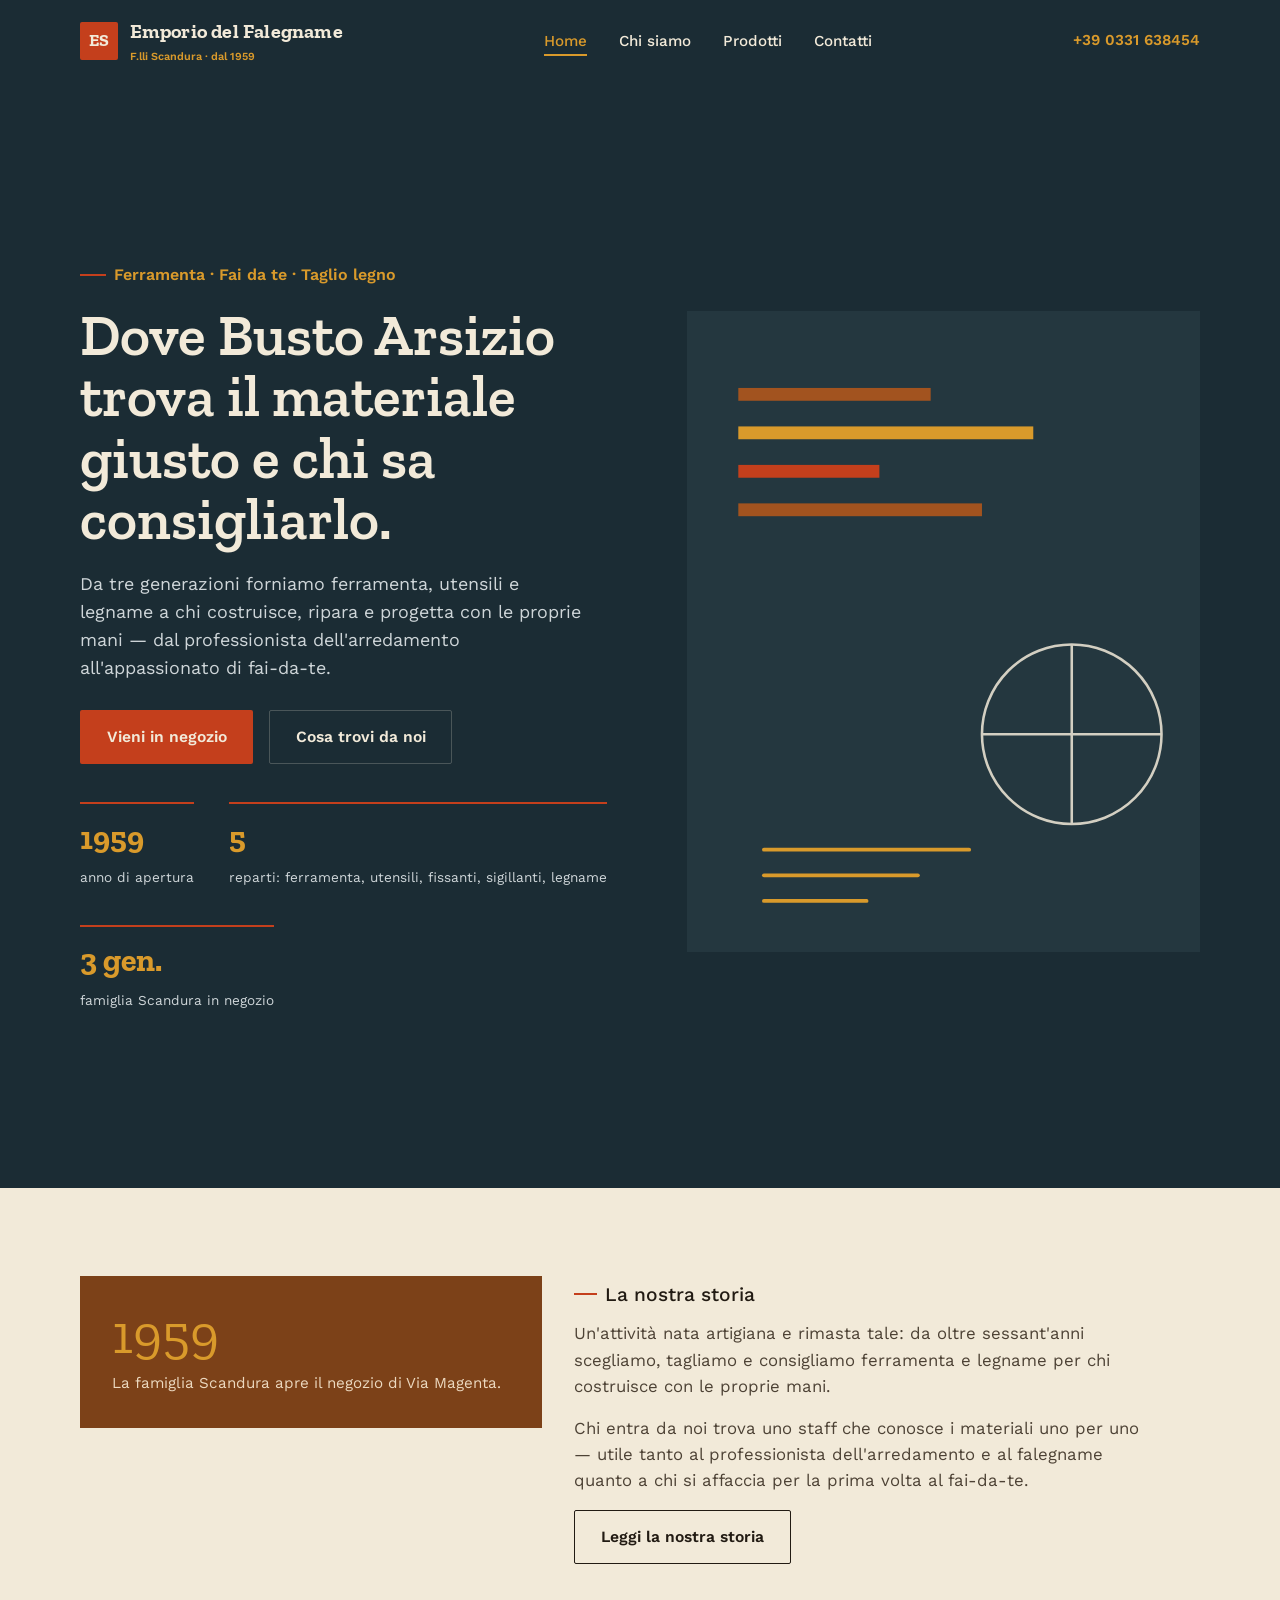
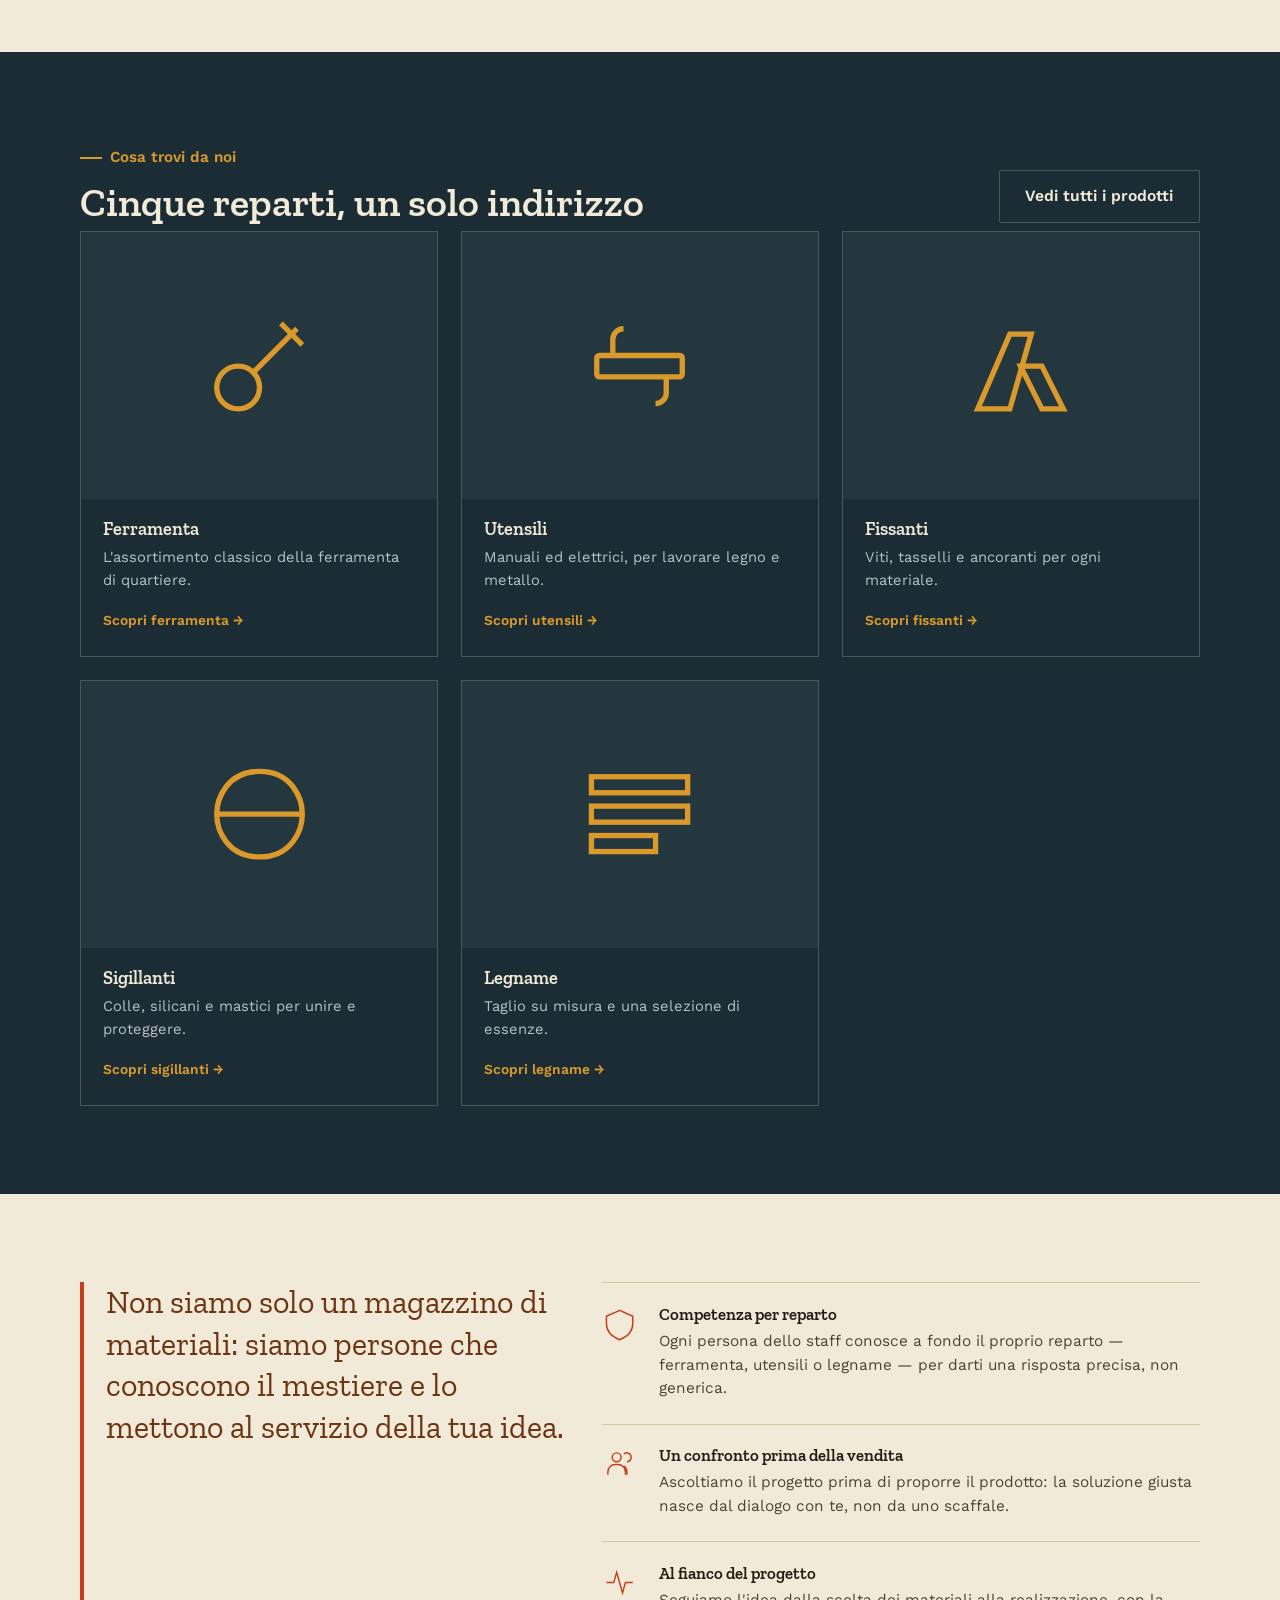
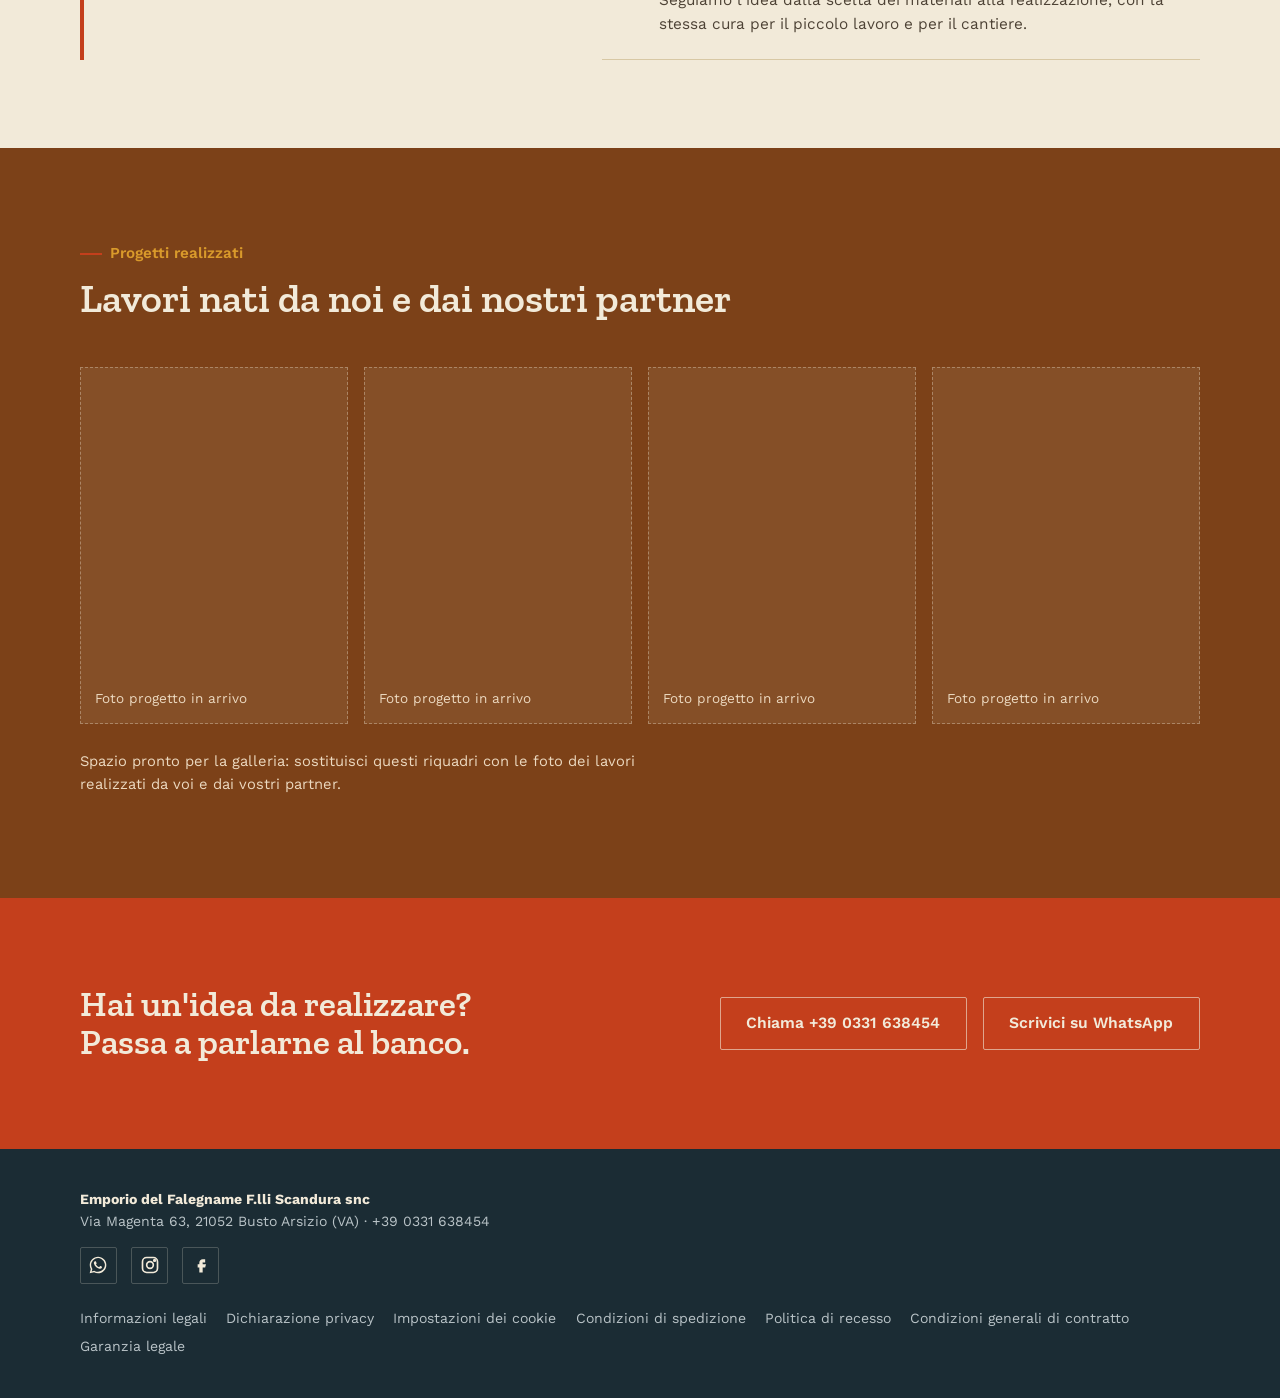
<file: index.html>
<!DOCTYPE html>
<html lang="it">
<head>
<meta charset="UTF-8">
<meta name="viewport" content="width=device-width, initial-scale=1.0">
<title>Emporio del Falegname F.lli Scandura — Ferramenta e legname a Busto Arsizio dal 1959</title>
<meta name="description" content="Ferramenta, utensili, fissanti, sigillanti e taglio legname a Busto Arsizio. Dal 1959 al fianco di artigiani, falegnami e amanti del fai-da-te.">
<link rel="preconnect" href="https://fonts.googleapis.com">
<link rel="preconnect" href="https://fonts.gstatic.com" crossorigin>
<link href="https://fonts.googleapis.com/css2?family=Zilla+Slab:wght@500;600;700&family=Work+Sans:wght@400;500;600&display=swap" rel="stylesheet">
<link rel="stylesheet" href="css/style.css">
</head>
<body>

<header class="site-header">
  <div class="container">
    <a class="brand" href="index.html">
      <span class="brand-badge"><span>ES</span></span>
      <span>
        <span class="brand-mark">Emporio del Falegname</span>
        <span class="brand-sub">F.lli Scandura &middot; dal 1959</span>
      </span>
    </a>
    <nav class="main-nav" id="main-nav" aria-label="Navigazione principale">
      <ul>
        <li><a href="index.html" class="active">Home</a></li>
        <li><a href="chi-siamo.html">Chi siamo</a></li>
        <li><a href="prodotti/index.html">Prodotti</a></li>
        <li><a href="contatti.html">Contatti</a></li>
      </ul>
    </nav>
    <div class="header-call">
      <a class="phone-link" href="tel:+390331638454">+39 0331 638454</a>
      <button class="nav-toggle" id="nav-toggle" aria-expanded="false" aria-controls="main-nav">
        <span class="visually-hidden">Apri il menu</span>
        <span aria-hidden="true"></span>
        <span aria-hidden="true"></span>
        <span aria-hidden="true"></span>
      </button>
    </div>
  </div>
</header>

<main id="top">

  <section class="hero">
    <div class="container">
      <div class="hero-content">
        <p class="hero-eyebrow">Ferramenta &middot; Fai da te &middot; Taglio legno</p>
        <h1>Dove Busto Arsizio trova il materiale giusto e chi sa consigliarlo.</h1>
        <p class="lede">Da tre generazioni forniamo ferramenta, utensili e legname a chi costruisce, ripara e progetta con le proprie mani — dal professionista dell'arredamento all'appassionato di fai-da-te.</p>
        <div class="hero-actions">
          <a class="btn btn-primary" href="contatti.html">Vieni in negozio</a>
          <a class="btn btn-secondary" href="prodotti/index.html">Cosa trovi da noi</a>
        </div>
        <div class="hero-stats">
          <div><strong>1959</strong><span>anno di apertura</span></div>
          <div><strong>5</strong><span>reparti: ferramenta, utensili, fissanti, sigillanti, legname</span></div>
          <div><strong>3&nbsp;gen.</strong><span>famiglia Scandura in negozio</span></div>
        </div>
      </div>
      <div class="hero-art" aria-hidden="true">
        <svg viewBox="0 0 400 500" width="100%" height="100%" xmlns="http://www.w3.org/2000/svg">
          <rect x="0" y="0" width="400" height="500" fill="#24373f"/>
          <g>
            <rect x="40" y="60" width="150" height="10" fill="#a2531f"/>
            <rect x="40" y="90" width="230" height="10" fill="#d99a2b"/>
            <rect x="40" y="120" width="110" height="10" fill="#c43f1c"/>
            <rect x="40" y="150" width="190" height="10" fill="#a2531f"/>
          </g>
          <g stroke="#f2ead9" stroke-width="2" fill="none" opacity="0.85">
            <circle cx="300" cy="330" r="70"/>
            <path d="M300 260 300 400"/>
            <path d="M230 330 370 330"/>
          </g>
          <g stroke="#d99a2b" stroke-width="3" stroke-linecap="round">
            <line x1="60" y1="420" x2="220" y2="420"/>
            <line x1="60" y1="440" x2="180" y2="440"/>
            <line x1="60" y1="460" x2="140" y2="460"/>
          </g>
        </svg>
      </div>
    </div>
  </section>

  <section class="storia" id="storia">
    <div class="container">
      <div class="storia-figure">
        <div class="year">1959</div>
        <div class="year-label">La famiglia Scandura apre il negozio di Via Magenta.</div>
      </div>
      <div class="storia-text">
        <p class="section-tag">La nostra storia</p>
        <p>Un'attività nata artigiana e rimasta tale: da oltre sessant'anni scegliamo, tagliamo e consigliamo ferramenta e legname per chi costruisce con le proprie mani.</p>
        <p>Chi entra da noi trova uno staff che conosce i materiali uno per uno — utile tanto al professionista dell'arredamento e al falegname quanto a chi si affaccia per la prima volta al fai-da-te.</p>
        <a class="btn btn-ghost" href="chi-siamo.html">Leggi la nostra storia</a>
      </div>
    </div>
  </section>

  <section class="prodotti on-dark" id="prodotti">
    <div class="container">
      <div class="section-head-row">
        <div class="section-head" style="margin-bottom:0;">
          <p class="section-tag">Cosa trovi da noi</p>
          <h2>Cinque reparti, un solo indirizzo</h2>
        </div>
        <a class="btn btn-secondary" href="prodotti/index.html">Vedi tutti i prodotti</a>
      </div>
      <div class="blocks-grid">
      <a class="block-card" href="prodotti/ferramenta.html">
        <div class="block-figure"><svg viewBox="0 0 48 48" fill="none" stroke="currentColor" stroke-width="2"><circle cx="16" cy="32" r="8"/><path d="M22 26 38 10"/><path d="M32 8 40 16"/></svg></div>
        <div class="block-body">
          <h3>Ferramenta</h3>
          <p>L'assortimento classico della ferramenta di quartiere.</p>
          <span class="block-link">Scopri ferramenta</span>
        </div>
      </a>
      <a class="block-card" href="prodotti/utensili.html">
        <div class="block-figure"><svg viewBox="0 0 48 48" fill="none" stroke="currentColor" stroke-width="2"><rect x="8" y="20" width="32" height="8" rx="1"/><path d="M14 20V14a4 4 0 0 1 4-4"/><path d="M34 28v6a4 4 0 0 1-4 4"/></svg></div>
        <div class="block-body">
          <h3>Utensili</h3>
          <p>Manuali ed elettrici, per lavorare legno e metallo.</p>
          <span class="block-link">Scopri utensili</span>
        </div>
      </a>
      <a class="block-card" href="prodotti/fissanti.html">
        <div class="block-figure"><svg viewBox="0 0 48 48" fill="none" stroke="currentColor" stroke-width="2"><path d="M8 40 20 12h8L20 40Z"/><path d="M24 24h8l8 16h-8Z"/></svg></div>
        <div class="block-body">
          <h3>Fissanti</h3>
          <p>Viti, tasselli e ancoranti per ogni materiale.</p>
          <span class="block-link">Scopri fissanti</span>
        </div>
      </a>
      <a class="block-card" href="prodotti/sigillanti.html">
        <div class="block-figure"><svg viewBox="0 0 48 48" fill="none" stroke="currentColor" stroke-width="2"><path d="M8 24c0-6 4-16 16-16s16 10 16 16-4 16-16 16S8 30 8 24Z"/><path d="M8 24h32"/></svg></div>
        <div class="block-body">
          <h3>Sigillanti</h3>
          <p>Colle, silicani e mastici per unire e proteggere.</p>
          <span class="block-link">Scopri sigillanti</span>
        </div>
      </a>
      <a class="block-card" href="prodotti/legname.html">
        <div class="block-figure"><svg viewBox="0 0 48 48" fill="none" stroke="currentColor" stroke-width="2"><rect x="6" y="10" width="36" height="6"/><rect x="6" y="21" width="36" height="6"/><rect x="6" y="32" width="24" height="6"/></svg></div>
        <div class="block-body">
          <h3>Legname</h3>
          <p>Taglio su misura e una selezione di essenze.</p>
          <span class="block-link">Scopri legname</span>
        </div>
      </a>
      </div>
    </div>
  </section>

  <section class="valori" id="valori">
    <div class="container">
      <div class="valori-quote">
        Non siamo solo un magazzino di materiali: siamo persone che conoscono il mestiere e lo mettono al servizio della tua idea.
      </div>
      <div class="valori-list">
        <div class="valore-item">
          <svg class="valore-icon" viewBox="0 0 48 48" fill="none" stroke="currentColor" stroke-width="2"><path d="M24 6 6 14v10c0 11 7.5 18 18 22 10.5-4 18-11 18-22V14Z"/></svg>
          <div>
            <h3>Competenza per reparto</h3>
            <p>Ogni persona dello staff conosce a fondo il proprio reparto — ferramenta, utensili o legname — per darti una risposta precisa, non generica.</p>
          </div>
        </div>
        <div class="valore-item">
          <svg class="valore-icon" viewBox="0 0 48 48" fill="none" stroke="currentColor" stroke-width="2"><path d="M8 38v-4a10 10 0 0 1 10-10h4a10 10 0 0 1 10 10v4"/><circle cx="20" cy="14" r="6"/><path d="M34 20a6 6 0 1 0-4-10.6"/><path d="M34 38v-4a10 10 0 0 0-4-8"/></svg>
          <div>
            <h3>Un confronto prima della vendita</h3>
            <p>Ascoltiamo il progetto prima di proporre il prodotto: la soluzione giusta nasce dal dialogo con te, non da uno scaffale.</p>
          </div>
        </div>
        <div class="valore-item">
          <svg class="valore-icon" viewBox="0 0 48 48" fill="none" stroke="currentColor" stroke-width="2"><path d="M6 24h10l4-14 8 28 4-14h10"/></svg>
          <div>
            <h3>Al fianco del progetto</h3>
            <p>Seguiamo l'idea dalla scelta dei materiali alla realizzazione, con la stessa cura per il piccolo lavoro e per il cantiere.</p>
          </div>
        </div>
      </div>
    </div>
  </section>

  <section class="progetti" id="progetti">
    <div class="container">
      <div class="section-head">
        <p class="section-tag" style="color: var(--mustard);">Progetti realizzati</p>
        <h2>Lavori nati da noi e dai nostri partner</h2>
      </div>
      <div class="progetti-grid">
        <div class="progetto-tile">Foto progetto in arrivo</div>
        <div class="progetto-tile">Foto progetto in arrivo</div>
        <div class="progetto-tile">Foto progetto in arrivo</div>
        <div class="progetto-tile">Foto progetto in arrivo</div>
      </div>
      <p class="progetti-note">Spazio pronto per la galleria: sostituisci questi riquadri con le foto dei lavori realizzati da voi e dai vostri partner.</p>
    </div>
  </section>

  <section class="cta">
    <div class="container">
      <h2>Hai un'idea da realizzare? Passa a parlarne al banco.</h2>
      <div class="cta-actions">
        <a class="btn btn-secondary" href="tel:+390331638454">Chiama +39 0331 638454</a>
        <a class="btn btn-secondary" href="https://wa.me/393515048610" target="_blank" rel="noopener">Scrivici su WhatsApp</a>
      </div>
    </div>
  </section>

</main>

<footer class="site-footer">
  <div class="container">
    <div>
      <strong>Emporio del Falegname F.lli Scandura snc</strong><br>
      Via Magenta 63, 21052 Busto Arsizio (VA) &middot; +39 0331 638454
      <div class="social-row" style="margin-top: 0.9rem;">
        <a href="https://wa.me/393515048610" target="_blank" rel="noopener" aria-label="Scrivici su WhatsApp"><svg viewBox="0 0 24 24" fill="currentColor" width="20" height="20"><path d="M12.04 2c-5.5 0-9.96 4.46-9.96 9.96 0 1.76.46 3.42 1.27 4.86L2 22l5.3-1.39a9.9 9.9 0 0 0 4.74 1.2h.01c5.5 0 9.96-4.46 9.96-9.96S17.54 2 12.04 2zm0 18.2h-.01a8.2 8.2 0 0 1-4.18-1.15l-.3-.18-3.11.82.83-3.03-.2-.31a8.24 8.24 0 1 1 7 3.85zm4.5-6.13c-.25-.12-1.46-.72-1.69-.8-.23-.08-.39-.12-.56.13-.16.24-.64.8-.78.96-.14.16-.29.18-.53.06-.25-.12-1.05-.39-2-1.23-.74-.66-1.24-1.47-1.39-1.72-.14-.24-.02-.38.11-.5.11-.11.25-.29.37-.43.12-.14.16-.24.24-.4.08-.16.04-.3-.02-.42-.06-.12-.56-1.35-.77-1.85-.2-.48-.4-.42-.56-.43h-.48c-.16 0-.42.06-.64.3-.22.24-.84.82-.84 2s.86 2.32.98 2.48c.12.16 1.69 2.58 4.1 3.62.57.25 1.02.4 1.37.51.57.18 1.1.15 1.51.09.46-.07 1.46-.6 1.66-1.17.2-.58.2-1.08.14-1.18-.06-.1-.22-.16-.47-.28z"/></svg></a>
        <a href="https://www.instagram.com/emporio_del_falegname/" target="_blank" rel="noopener" aria-label="Seguici su Instagram"><svg viewBox="0 0 24 24" fill="none" stroke="currentColor" stroke-width="2" width="20" height="20"><rect x="3" y="3" width="18" height="18" rx="5"/><circle cx="12" cy="12" r="4"/><circle cx="17.5" cy="6.5" r="1"/></svg></a>
        <a href="https://www.facebook.com/539957266103568" target="_blank" rel="noopener" aria-label="Seguici su Facebook"><svg viewBox="0 0 24 24" fill="currentColor" width="20" height="20"><path d="M14 9h3V5h-3c-2.21 0-4 1.79-4 4v2H8v4h2v6h4v-6h3l1-4h-4V9c0-.55.45-1 1-1z"/></svg></a>
      </div>
    </div>
    <ul class="footer-legal">
      <li><a href="https://www.emporiodelfalegname.it/informazioni-legali/">Informazioni legali</a></li>
      <li><a href="https://www.emporiodelfalegname.it/dichiarazione-privacy/">Dichiarazione privacy</a></li>
      <li><a href="https://www.emporiodelfalegname.it/impostazioni-dei-cookie/">Impostazioni dei cookie</a></li>
      <li><a href="https://www.emporiodelfalegname.it/condizioni-di-spedizione/">Condizioni di spedizione</a></li>
      <li><a href="https://www.emporiodelfalegname.it/diritto-di-recesso/">Politica di recesso</a></li>
      <li><a href="https://www.emporiodelfalegname.it/condizioni-generali-di-contratto/">Condizioni generali di contratto</a></li>
      <li><a href="https://www.emporiodelfalegname.it/garanzia-legale/">Garanzia legale</a></li>
    </ul>
  </div>
</footer>

<script src="js/main.js"></script>
</body>
</html>
</file>
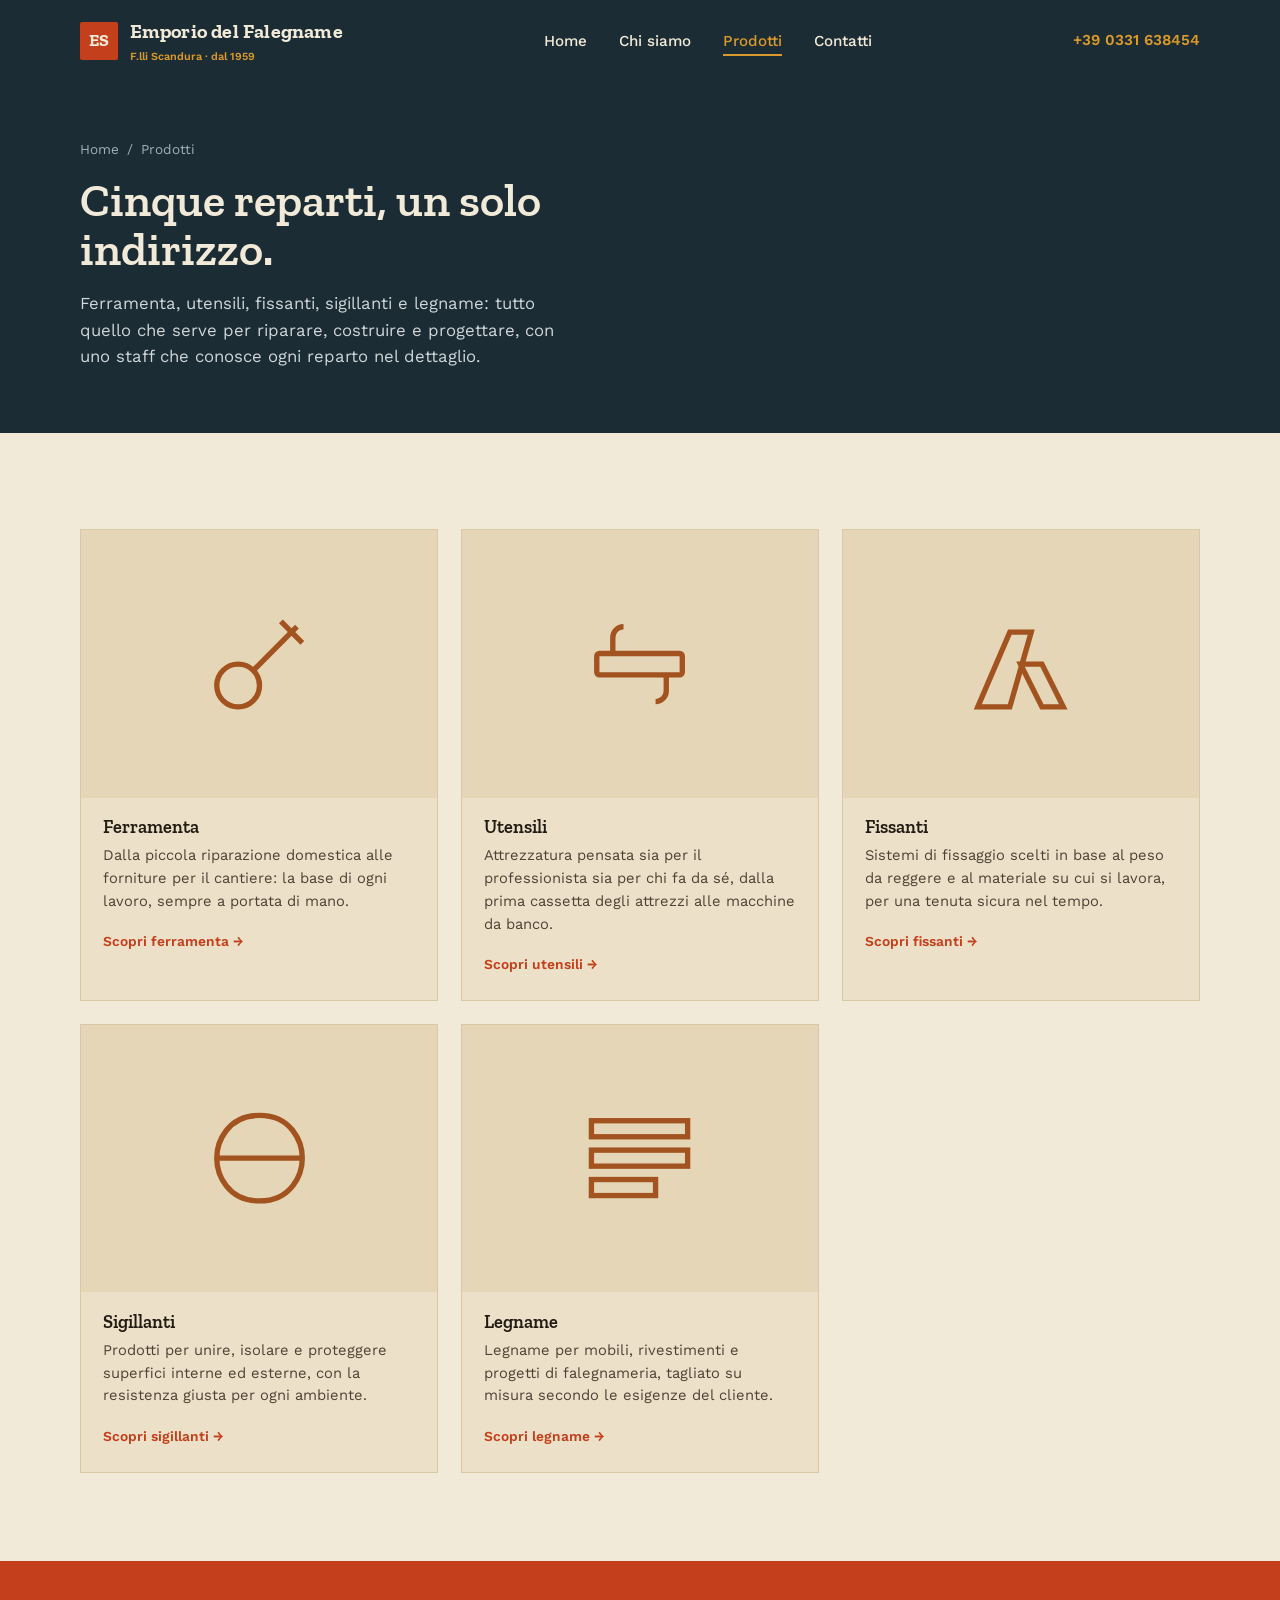
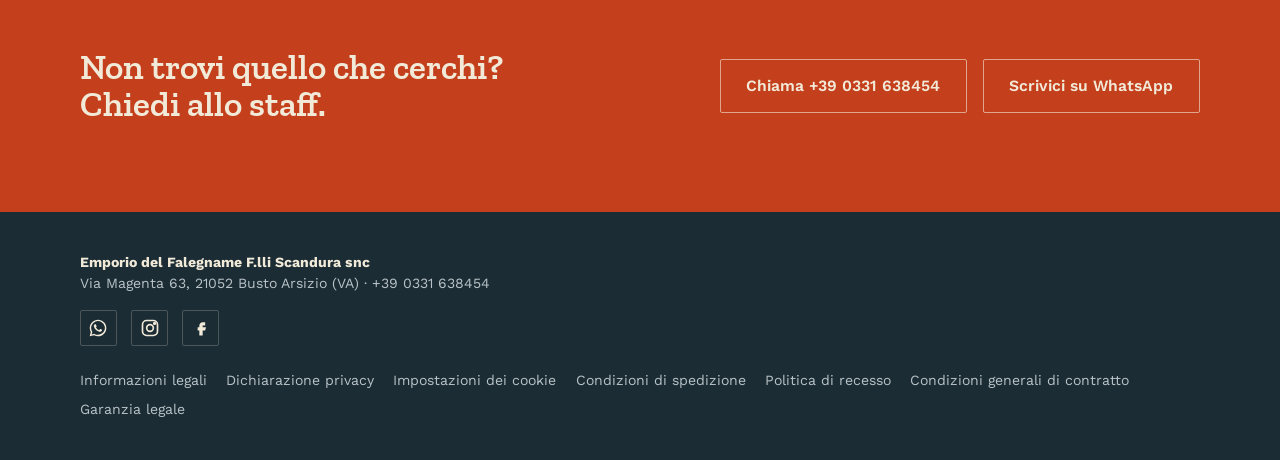
<file: prodotti/index.html>
<!DOCTYPE html>
<html lang="it">
<head>
<meta charset="UTF-8">
<meta name="viewport" content="width=device-width, initial-scale=1.0">
<title>Prodotti — Emporio del Falegname F.lli Scandura</title>
<meta name="description" content="Ferramenta, utensili, fissanti, sigillanti e legname: i cinque reparti dell'Emporio del Falegname F.lli Scandura a Busto Arsizio.">
<link rel="preconnect" href="https://fonts.googleapis.com">
<link rel="preconnect" href="https://fonts.gstatic.com" crossorigin>
<link href="https://fonts.googleapis.com/css2?family=Zilla+Slab:wght@500;600;700&family=Work+Sans:wght@400;500;600&display=swap" rel="stylesheet">
<link rel="stylesheet" href="../css/style.css">
</head>
<body>

<header class="site-header">
  <div class="container">
    <a class="brand" href="../index.html">
      <span class="brand-badge"><span>ES</span></span>
      <span>
        <span class="brand-mark">Emporio del Falegname</span>
        <span class="brand-sub">F.lli Scandura &middot; dal 1959</span>
      </span>
    </a>
    <nav class="main-nav" id="main-nav" aria-label="Navigazione principale">
      <ul>
        <li><a href="../index.html">Home</a></li>
        <li><a href="../chi-siamo.html">Chi siamo</a></li>
        <li><a href="../prodotti/index.html" class="active">Prodotti</a></li>
        <li><a href="../contatti.html">Contatti</a></li>
      </ul>
    </nav>
    <div class="header-call">
      <a class="phone-link" href="tel:+390331638454">+39 0331 638454</a>
      <button class="nav-toggle" id="nav-toggle" aria-expanded="false" aria-controls="main-nav">
        <span class="visually-hidden">Apri il menu</span>
        <span aria-hidden="true"></span>
        <span aria-hidden="true"></span>
        <span aria-hidden="true"></span>
      </button>
    </div>
  </div>
</header>

<main id="top">

  <section class="page-hero">
    <div class="container">
      <div class="breadcrumb"><a href="../index.html">Home</a> <span>/</span> <span>Prodotti</span></div>
      <h1>Cinque reparti, un solo indirizzo.</h1>
      <p class="lede">Ferramenta, utensili, fissanti, sigillanti e legname: tutto quello che serve per riparare, costruire e progettare, con uno staff che conosce ogni reparto nel dettaglio.</p>
    </div>
  </section>

  <section>
    <div class="container">
      <div class="blocks-grid">
      <a class="block-card light" href="ferramenta.html">
        <div class="block-figure"><svg viewBox="0 0 48 48" fill="none" stroke="currentColor" stroke-width="2"><circle cx="16" cy="32" r="8"/><path d="M22 26 38 10"/><path d="M32 8 40 16"/></svg></div>
        <div class="block-body">
          <h3>Ferramenta</h3>
          <p>Dalla piccola riparazione domestica alle forniture per il cantiere: la base di ogni lavoro, sempre a portata di mano.</p>
          <span class="block-link">Scopri ferramenta</span>
        </div>
      </a>
      <a class="block-card light" href="utensili.html">
        <div class="block-figure"><svg viewBox="0 0 48 48" fill="none" stroke="currentColor" stroke-width="2"><rect x="8" y="20" width="32" height="8" rx="1"/><path d="M14 20V14a4 4 0 0 1 4-4"/><path d="M34 28v6a4 4 0 0 1-4 4"/></svg></div>
        <div class="block-body">
          <h3>Utensili</h3>
          <p>Attrezzatura pensata sia per il professionista sia per chi fa da sé, dalla prima cassetta degli attrezzi alle macchine da banco.</p>
          <span class="block-link">Scopri utensili</span>
        </div>
      </a>
      <a class="block-card light" href="fissanti.html">
        <div class="block-figure"><svg viewBox="0 0 48 48" fill="none" stroke="currentColor" stroke-width="2"><path d="M8 40 20 12h8L20 40Z"/><path d="M24 24h8l8 16h-8Z"/></svg></div>
        <div class="block-body">
          <h3>Fissanti</h3>
          <p>Sistemi di fissaggio scelti in base al peso da reggere e al materiale su cui si lavora, per una tenuta sicura nel tempo.</p>
          <span class="block-link">Scopri fissanti</span>
        </div>
      </a>
      <a class="block-card light" href="sigillanti.html">
        <div class="block-figure"><svg viewBox="0 0 48 48" fill="none" stroke="currentColor" stroke-width="2"><path d="M8 24c0-6 4-16 16-16s16 10 16 16-4 16-16 16S8 30 8 24Z"/><path d="M8 24h32"/></svg></div>
        <div class="block-body">
          <h3>Sigillanti</h3>
          <p>Prodotti per unire, isolare e proteggere superfici interne ed esterne, con la resistenza giusta per ogni ambiente.</p>
          <span class="block-link">Scopri sigillanti</span>
        </div>
      </a>
      <a class="block-card light" href="legname.html">
        <div class="block-figure"><svg viewBox="0 0 48 48" fill="none" stroke="currentColor" stroke-width="2"><rect x="6" y="10" width="36" height="6"/><rect x="6" y="21" width="36" height="6"/><rect x="6" y="32" width="24" height="6"/></svg></div>
        <div class="block-body">
          <h3>Legname</h3>
          <p>Legname per mobili, rivestimenti e progetti di falegnameria, tagliato su misura secondo le esigenze del cliente.</p>
          <span class="block-link">Scopri legname</span>
        </div>
      </a>
      </div>
    </div>
  </section>

  <section class="cta">
    <div class="container">
      <h2>Non trovi quello che cerchi? Chiedi allo staff.</h2>
      <div class="cta-actions">
        <a class="btn btn-secondary" href="tel:+390331638454">Chiama +39 0331 638454</a>
        <a class="btn btn-secondary" href="https://wa.me/393515048610" target="_blank" rel="noopener">Scrivici su WhatsApp</a>
      </div>
    </div>
  </section>

</main>

<footer class="site-footer">
  <div class="container">
    <div>
      <strong>Emporio del Falegname F.lli Scandura snc</strong><br>
      Via Magenta 63, 21052 Busto Arsizio (VA) &middot; +39 0331 638454
      <div class="social-row" style="margin-top: 0.9rem;">
        <a href="https://wa.me/393515048610" target="_blank" rel="noopener" aria-label="Scrivici su WhatsApp"><svg viewBox="0 0 24 24" fill="currentColor" width="20" height="20"><path d="M12.04 2c-5.5 0-9.96 4.46-9.96 9.96 0 1.76.46 3.42 1.27 4.86L2 22l5.3-1.39a9.9 9.9 0 0 0 4.74 1.2h.01c5.5 0 9.96-4.46 9.96-9.96S17.54 2 12.04 2zm0 18.2h-.01a8.2 8.2 0 0 1-4.18-1.15l-.3-.18-3.11.82.83-3.03-.2-.31a8.24 8.24 0 1 1 7 3.85zm4.5-6.13c-.25-.12-1.46-.72-1.69-.8-.23-.08-.39-.12-.56.13-.16.24-.64.8-.78.96-.14.16-.29.18-.53.06-.25-.12-1.05-.39-2-1.23-.74-.66-1.24-1.47-1.39-1.72-.14-.24-.02-.38.11-.5.11-.11.25-.29.37-.43.12-.14.16-.24.24-.4.08-.16.04-.3-.02-.42-.06-.12-.56-1.35-.77-1.85-.2-.48-.4-.42-.56-.43h-.48c-.16 0-.42.06-.64.3-.22.24-.84.82-.84 2s.86 2.32.98 2.48c.12.16 1.69 2.58 4.1 3.62.57.25 1.02.4 1.37.51.57.18 1.1.15 1.51.09.46-.07 1.46-.6 1.66-1.17.2-.58.2-1.08.14-1.18-.06-.1-.22-.16-.47-.28z"/></svg></a>
        <a href="https://www.instagram.com/emporio_del_falegname/" target="_blank" rel="noopener" aria-label="Seguici su Instagram"><svg viewBox="0 0 24 24" fill="none" stroke="currentColor" stroke-width="2" width="20" height="20"><rect x="3" y="3" width="18" height="18" rx="5"/><circle cx="12" cy="12" r="4"/><circle cx="17.5" cy="6.5" r="1"/></svg></a>
        <a href="https://www.facebook.com/539957266103568" target="_blank" rel="noopener" aria-label="Seguici su Facebook"><svg viewBox="0 0 24 24" fill="currentColor" width="20" height="20"><path d="M14 9h3V5h-3c-2.21 0-4 1.79-4 4v2H8v4h2v6h4v-6h3l1-4h-4V9c0-.55.45-1 1-1z"/></svg></a>
      </div>
    </div>
    <ul class="footer-legal">
      <li><a href="https://www.emporiodelfalegname.it/informazioni-legali/">Informazioni legali</a></li>
      <li><a href="https://www.emporiodelfalegname.it/dichiarazione-privacy/">Dichiarazione privacy</a></li>
      <li><a href="https://www.emporiodelfalegname.it/impostazioni-dei-cookie/">Impostazioni dei cookie</a></li>
      <li><a href="https://www.emporiodelfalegname.it/condizioni-di-spedizione/">Condizioni di spedizione</a></li>
      <li><a href="https://www.emporiodelfalegname.it/diritto-di-recesso/">Politica di recesso</a></li>
      <li><a href="https://www.emporiodelfalegname.it/condizioni-generali-di-contratto/">Condizioni generali di contratto</a></li>
      <li><a href="https://www.emporiodelfalegname.it/garanzia-legale/">Garanzia legale</a></li>
    </ul>
  </div>
</footer>

<script src="../js/main.js"></script>
</body>
</html>
</file>
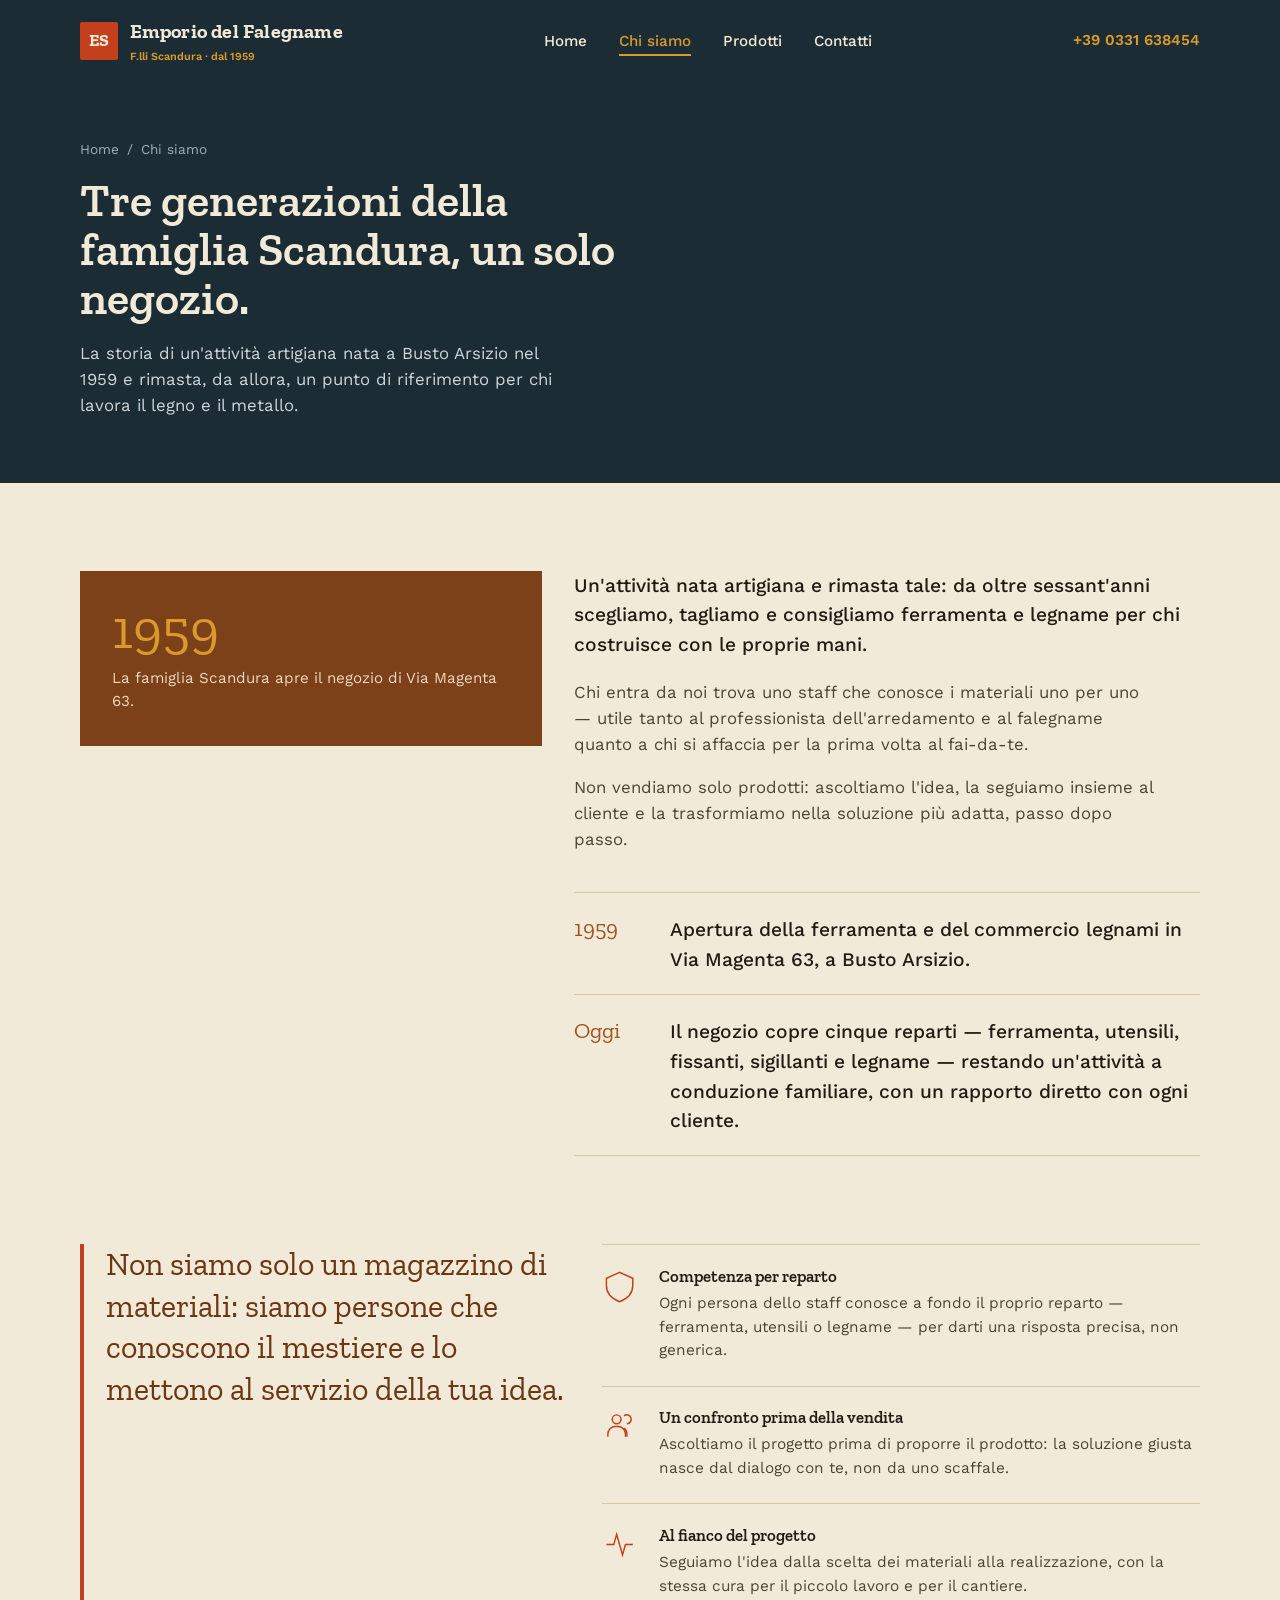
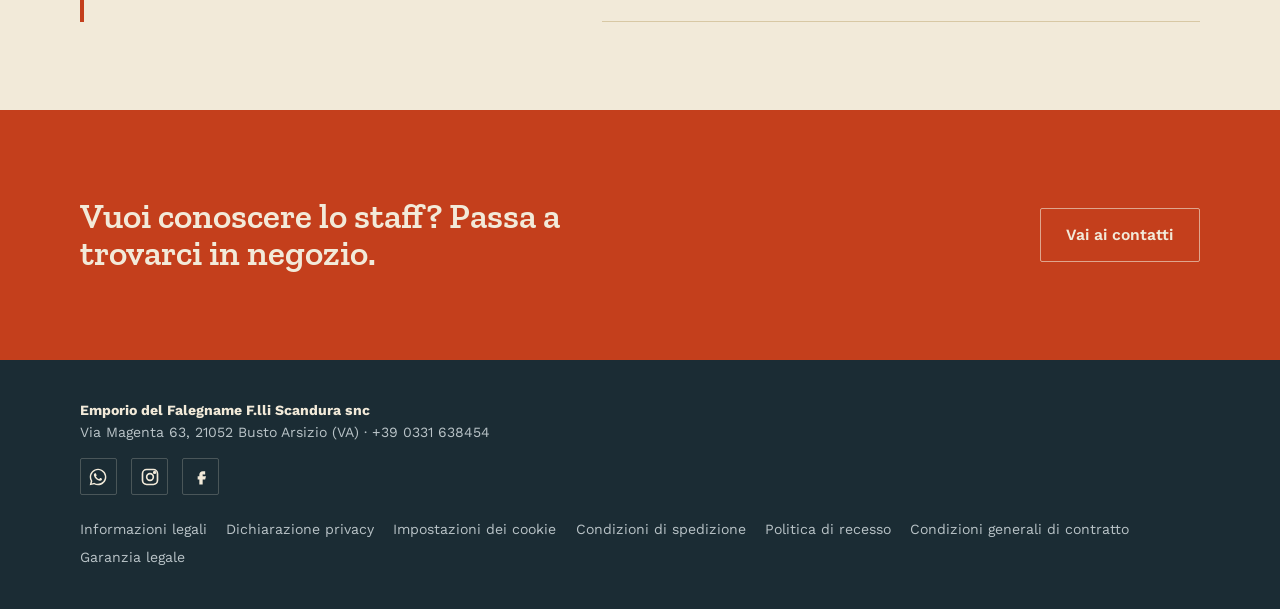
<file: chi-siamo.html>
<!DOCTYPE html>
<html lang="it">
<head>
<meta charset="UTF-8">
<meta name="viewport" content="width=device-width, initial-scale=1.0">
<title>Chi siamo — Emporio del Falegname F.lli Scandura</title>
<meta name="description" content="La storia dell'Emporio del Falegname F.lli Scandura: dal 1959 ferramenta e commercio legnami a Busto Arsizio, tre generazioni della stessa famiglia.">
<link rel="preconnect" href="https://fonts.googleapis.com">
<link rel="preconnect" href="https://fonts.gstatic.com" crossorigin>
<link href="https://fonts.googleapis.com/css2?family=Zilla+Slab:wght@500;600;700&family=Work+Sans:wght@400;500;600&display=swap" rel="stylesheet">
<link rel="stylesheet" href="css/style.css">
</head>
<body>

<header class="site-header">
  <div class="container">
    <a class="brand" href="index.html">
      <span class="brand-badge"><span>ES</span></span>
      <span>
        <span class="brand-mark">Emporio del Falegname</span>
        <span class="brand-sub">F.lli Scandura &middot; dal 1959</span>
      </span>
    </a>
    <nav class="main-nav" id="main-nav" aria-label="Navigazione principale">
      <ul>
        <li><a href="index.html">Home</a></li>
        <li><a href="chi-siamo.html" class="active">Chi siamo</a></li>
        <li><a href="prodotti/index.html">Prodotti</a></li>
        <li><a href="contatti.html">Contatti</a></li>
      </ul>
    </nav>
    <div class="header-call">
      <a class="phone-link" href="tel:+390331638454">+39 0331 638454</a>
      <button class="nav-toggle" id="nav-toggle" aria-expanded="false" aria-controls="main-nav">
        <span class="visually-hidden">Apri il menu</span>
        <span aria-hidden="true"></span>
        <span aria-hidden="true"></span>
        <span aria-hidden="true"></span>
      </button>
    </div>
  </div>
</header>

<main id="top">

  <section class="page-hero">
    <div class="container">
      <div class="breadcrumb"><a href="index.html">Home</a> <span>/</span> <span>Chi siamo</span></div>
      <h1>Tre generazioni della famiglia Scandura, un solo negozio.</h1>
      <p class="lede">La storia di un'attività artigiana nata a Busto Arsizio nel 1959 e rimasta, da allora, un punto di riferimento per chi lavora il legno e il metallo.</p>
    </div>
  </section>

  <section class="storia">
    <div class="container">
      <div class="storia-figure">
        <div class="year">1959</div>
        <div class="year-label">La famiglia Scandura apre il negozio di Via Magenta 63.</div>
      </div>
      <div class="storia-text">
        <p>Un'attività nata artigiana e rimasta tale: da oltre sessant'anni scegliamo, tagliamo e consigliamo ferramenta e legname per chi costruisce con le proprie mani.</p>
        <p>Chi entra da noi trova uno staff che conosce i materiali uno per uno — utile tanto al professionista dell'arredamento e al falegname quanto a chi si affaccia per la prima volta al fai-da-te.</p>
        <p>Non vendiamo solo prodotti: ascoltiamo l'idea, la seguiamo insieme al cliente e la trasformiamo nella soluzione più adatta, passo dopo passo.</p>

        <div class="timeline">
          <div class="timeline-item">
            <span class="t-year">1959</span>
            <p>Apertura della ferramenta e del commercio legnami in Via Magenta 63, a Busto Arsizio.</p>
          </div>
          <div class="timeline-item">
            <span class="t-year">Oggi</span>
            <p>Il negozio copre cinque reparti — ferramenta, utensili, fissanti, sigillanti e legname — restando un'attività a conduzione familiare, con un rapporto diretto con ogni cliente.</p>
          </div>
        </div>
      </div>
    </div>
  </section>

  <section class="valori" style="padding-top: 0;">
    <div class="container">
      <div class="valori-quote">
        Non siamo solo un magazzino di materiali: siamo persone che conoscono il mestiere e lo mettono al servizio della tua idea.
      </div>
      <div class="valori-list">
        <div class="valore-item">
          <svg class="valore-icon" viewBox="0 0 48 48" fill="none" stroke="currentColor" stroke-width="2"><path d="M24 6 6 14v10c0 11 7.5 18 18 22 10.5-4 18-11 18-22V14Z"/></svg>
          <div>
            <h3>Competenza per reparto</h3>
            <p>Ogni persona dello staff conosce a fondo il proprio reparto — ferramenta, utensili o legname — per darti una risposta precisa, non generica.</p>
          </div>
        </div>
        <div class="valore-item">
          <svg class="valore-icon" viewBox="0 0 48 48" fill="none" stroke="currentColor" stroke-width="2"><path d="M8 38v-4a10 10 0 0 1 10-10h4a10 10 0 0 1 10 10v4"/><circle cx="20" cy="14" r="6"/><path d="M34 20a6 6 0 1 0-4-10.6"/><path d="M34 38v-4a10 10 0 0 0-4-8"/></svg>
          <div>
            <h3>Un confronto prima della vendita</h3>
            <p>Ascoltiamo il progetto prima di proporre il prodotto: la soluzione giusta nasce dal dialogo con te, non da uno scaffale.</p>
          </div>
        </div>
        <div class="valore-item">
          <svg class="valore-icon" viewBox="0 0 48 48" fill="none" stroke="currentColor" stroke-width="2"><path d="M6 24h10l4-14 8 28 4-14h10"/></svg>
          <div>
            <h3>Al fianco del progetto</h3>
            <p>Seguiamo l'idea dalla scelta dei materiali alla realizzazione, con la stessa cura per il piccolo lavoro e per il cantiere.</p>
          </div>
        </div>
      </div>
    </div>
  </section>

  <section class="cta">
    <div class="container">
      <h2>Vuoi conoscere lo staff? Passa a trovarci in negozio.</h2>
      <div class="cta-actions">
        <a class="btn btn-secondary" href="contatti.html">Vai ai contatti</a>
      </div>
    </div>
  </section>

</main>

<footer class="site-footer">
  <div class="container">
    <div>
      <strong>Emporio del Falegname F.lli Scandura snc</strong><br>
      Via Magenta 63, 21052 Busto Arsizio (VA) &middot; +39 0331 638454
      <div class="social-row" style="margin-top: 0.9rem;">
        <a href="https://wa.me/393515048610" target="_blank" rel="noopener" aria-label="Scrivici su WhatsApp"><svg viewBox="0 0 24 24" fill="currentColor" width="20" height="20"><path d="M12.04 2c-5.5 0-9.96 4.46-9.96 9.96 0 1.76.46 3.42 1.27 4.86L2 22l5.3-1.39a9.9 9.9 0 0 0 4.74 1.2h.01c5.5 0 9.96-4.46 9.96-9.96S17.54 2 12.04 2zm0 18.2h-.01a8.2 8.2 0 0 1-4.18-1.15l-.3-.18-3.11.82.83-3.03-.2-.31a8.24 8.24 0 1 1 7 3.85zm4.5-6.13c-.25-.12-1.46-.72-1.69-.8-.23-.08-.39-.12-.56.13-.16.24-.64.8-.78.96-.14.16-.29.18-.53.06-.25-.12-1.05-.39-2-1.23-.74-.66-1.24-1.47-1.39-1.72-.14-.24-.02-.38.11-.5.11-.11.25-.29.37-.43.12-.14.16-.24.24-.4.08-.16.04-.3-.02-.42-.06-.12-.56-1.35-.77-1.85-.2-.48-.4-.42-.56-.43h-.48c-.16 0-.42.06-.64.3-.22.24-.84.82-.84 2s.86 2.32.98 2.48c.12.16 1.69 2.58 4.1 3.62.57.25 1.02.4 1.37.51.57.18 1.1.15 1.51.09.46-.07 1.46-.6 1.66-1.17.2-.58.2-1.08.14-1.18-.06-.1-.22-.16-.47-.28z"/></svg></a>
        <a href="https://www.instagram.com/emporio_del_falegname/" target="_blank" rel="noopener" aria-label="Seguici su Instagram"><svg viewBox="0 0 24 24" fill="none" stroke="currentColor" stroke-width="2" width="20" height="20"><rect x="3" y="3" width="18" height="18" rx="5"/><circle cx="12" cy="12" r="4"/><circle cx="17.5" cy="6.5" r="1"/></svg></a>
        <a href="https://www.facebook.com/539957266103568" target="_blank" rel="noopener" aria-label="Seguici su Facebook"><svg viewBox="0 0 24 24" fill="currentColor" width="20" height="20"><path d="M14 9h3V5h-3c-2.21 0-4 1.79-4 4v2H8v4h2v6h4v-6h3l1-4h-4V9c0-.55.45-1 1-1z"/></svg></a>
      </div>
    </div>
    <ul class="footer-legal">
      <li><a href="https://www.emporiodelfalegname.it/informazioni-legali/">Informazioni legali</a></li>
      <li><a href="https://www.emporiodelfalegname.it/dichiarazione-privacy/">Dichiarazione privacy</a></li>
      <li><a href="https://www.emporiodelfalegname.it/impostazioni-dei-cookie/">Impostazioni dei cookie</a></li>
      <li><a href="https://www.emporiodelfalegname.it/condizioni-di-spedizione/">Condizioni di spedizione</a></li>
      <li><a href="https://www.emporiodelfalegname.it/diritto-di-recesso/">Politica di recesso</a></li>
      <li><a href="https://www.emporiodelfalegname.it/condizioni-generali-di-contratto/">Condizioni generali di contratto</a></li>
      <li><a href="https://www.emporiodelfalegname.it/garanzia-legale/">Garanzia legale</a></li>
    </ul>
  </div>
</footer>

<script src="js/main.js"></script>
</body>
</html>
</file>
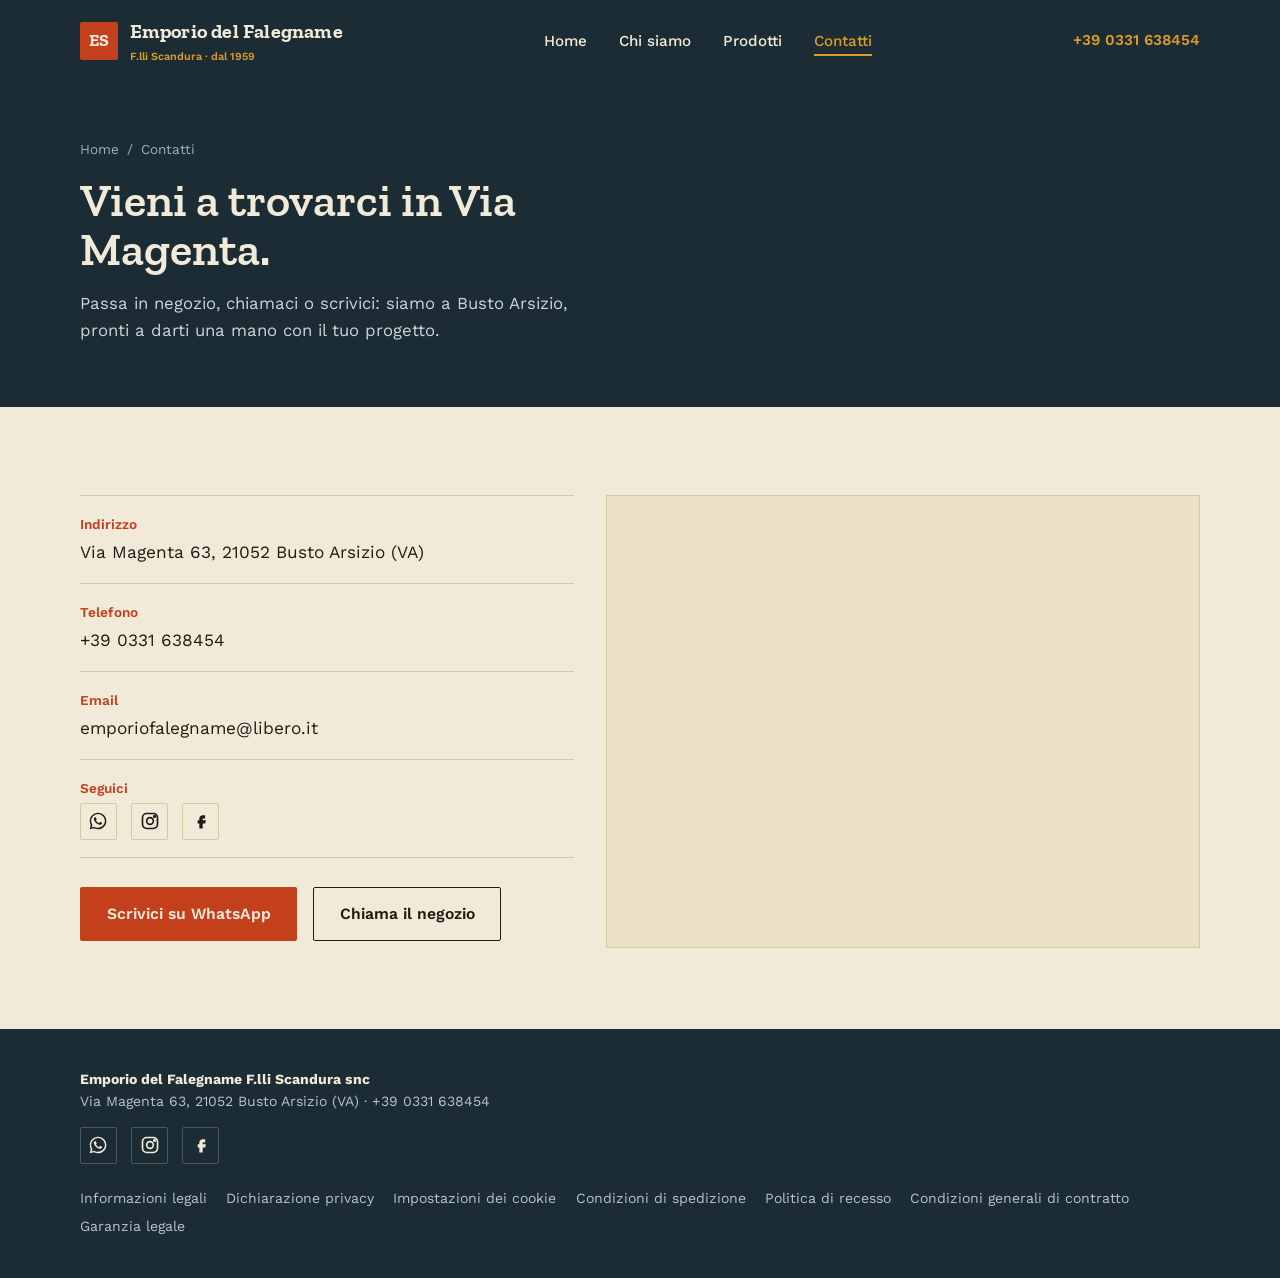
<file: contatti.html>
<!DOCTYPE html>
<html lang="it">
<head>
<meta charset="UTF-8">
<meta name="viewport" content="width=device-width, initial-scale=1.0">
<title>Contatti — Emporio del Falegname F.lli Scandura</title>
<meta name="description" content="Come raggiungerci: indirizzo, telefono, email, WhatsApp e social dell'Emporio del Falegname F.lli Scandura a Busto Arsizio.">
<link rel="preconnect" href="https://fonts.googleapis.com">
<link rel="preconnect" href="https://fonts.gstatic.com" crossorigin>
<link href="https://fonts.googleapis.com/css2?family=Zilla+Slab:wght@500;600;700&family=Work+Sans:wght@400;500;600&display=swap" rel="stylesheet">
<link rel="stylesheet" href="css/style.css">
</head>
<body>

<header class="site-header">
  <div class="container">
    <a class="brand" href="index.html">
      <span class="brand-badge"><span>ES</span></span>
      <span>
        <span class="brand-mark">Emporio del Falegname</span>
        <span class="brand-sub">F.lli Scandura &middot; dal 1959</span>
      </span>
    </a>
    <nav class="main-nav" id="main-nav" aria-label="Navigazione principale">
      <ul>
        <li><a href="index.html">Home</a></li>
        <li><a href="chi-siamo.html">Chi siamo</a></li>
        <li><a href="prodotti/index.html">Prodotti</a></li>
        <li><a href="contatti.html" class="active">Contatti</a></li>
      </ul>
    </nav>
    <div class="header-call">
      <a class="phone-link" href="tel:+390331638454">+39 0331 638454</a>
      <button class="nav-toggle" id="nav-toggle" aria-expanded="false" aria-controls="main-nav">
        <span class="visually-hidden">Apri il menu</span>
        <span aria-hidden="true"></span>
        <span aria-hidden="true"></span>
        <span aria-hidden="true"></span>
      </button>
    </div>
  </div>
</header>

<main id="top">

  <section class="page-hero">
    <div class="container">
      <div class="breadcrumb"><a href="index.html">Home</a> <span>/</span> <span>Contatti</span></div>
      <h1>Vieni a trovarci in Via Magenta.</h1>
      <p class="lede">Passa in negozio, chiamaci o scrivici: siamo a Busto Arsizio, pronti a darti una mano con il tuo progetto.</p>
    </div>
  </section>

  <section class="contatti">
    <div class="container">
      <div>
        <ul class="contatti-list">
          <li>
            <span class="contatti-label">Indirizzo</span>
            <a href="https://maps.google.com/?q=Via+Magenta+63,+21052+Busto+Arsizio+VA" target="_blank" rel="noopener">Via Magenta 63, 21052 Busto Arsizio (VA)</a>
          </li>
          <li>
            <span class="contatti-label">Telefono</span>
            <a href="tel:+390331638454">+39 0331 638454</a>
          </li>
          <li>
            <span class="contatti-label">Email</span>
            <a href="mailto:emporiofalegname@libero.it">emporiofalegname@libero.it</a>
          </li>
          <li>
            <span class="contatti-label">Seguici</span>
            <div class="social-row">
              <a href="https://wa.me/393515048610" target="_blank" rel="noopener" aria-label="Scrivici su WhatsApp"><svg viewBox="0 0 24 24" fill="currentColor" width="20" height="20"><path d="M12.04 2c-5.5 0-9.96 4.46-9.96 9.96 0 1.76.46 3.42 1.27 4.86L2 22l5.3-1.39a9.9 9.9 0 0 0 4.74 1.2h.01c5.5 0 9.96-4.46 9.96-9.96S17.54 2 12.04 2zm0 18.2h-.01a8.2 8.2 0 0 1-4.18-1.15l-.3-.18-3.11.82.83-3.03-.2-.31a8.24 8.24 0 1 1 7 3.85zm4.5-6.13c-.25-.12-1.46-.72-1.69-.8-.23-.08-.39-.12-.56.13-.16.24-.64.8-.78.96-.14.16-.29.18-.53.06-.25-.12-1.05-.39-2-1.23-.74-.66-1.24-1.47-1.39-1.72-.14-.24-.02-.38.11-.5.11-.11.25-.29.37-.43.12-.14.16-.24.24-.4.08-.16.04-.3-.02-.42-.06-.12-.56-1.35-.77-1.85-.2-.48-.4-.42-.56-.43h-.48c-.16 0-.42.06-.64.3-.22.24-.84.82-.84 2s.86 2.32.98 2.48c.12.16 1.69 2.58 4.1 3.62.57.25 1.02.4 1.37.51.57.18 1.1.15 1.51.09.46-.07 1.46-.6 1.66-1.17.2-.58.2-1.08.14-1.18-.06-.1-.22-.16-.47-.28z"/></svg></a>
              <a href="https://www.instagram.com/emporio_del_falegname/" target="_blank" rel="noopener" aria-label="Seguici su Instagram"><svg viewBox="0 0 24 24" fill="none" stroke="currentColor" stroke-width="2" width="20" height="20"><rect x="3" y="3" width="18" height="18" rx="5"/><circle cx="12" cy="12" r="4"/><circle cx="17.5" cy="6.5" r="1"/></svg></a>
              <a href="https://www.facebook.com/539957266103568" target="_blank" rel="noopener" aria-label="Seguici su Facebook"><svg viewBox="0 0 24 24" fill="currentColor" width="20" height="20"><path d="M14 9h3V5h-3c-2.21 0-4 1.79-4 4v2H8v4h2v6h4v-6h3l1-4h-4V9c0-.55.45-1 1-1z"/></svg></a>
            </div>
          </li>
        </ul>

        <div class="hero-actions" style="margin-top:1.8rem;">
          <a class="btn btn-primary" href="https://wa.me/393515048610" target="_blank" rel="noopener">Scrivici su WhatsApp</a>
          <a class="btn btn-ghost" href="tel:+390331638454">Chiama il negozio</a>
        </div>
      </div>

      <div class="map-wrap">
        <iframe
          src="https://maps.google.com/maps?q=Via+Magenta+63,+21052+Busto+Arsizio+VA&output=embed"
          title="Mappa: Emporio del Falegname F.lli Scandura, Via Magenta 63, Busto Arsizio"
          loading="lazy"
          referrerpolicy="no-referrer-when-downgrade">
        </iframe>
      </div>
    </div>
  </section>

</main>

<footer class="site-footer">
  <div class="container">
    <div>
      <strong>Emporio del Falegname F.lli Scandura snc</strong><br>
      Via Magenta 63, 21052 Busto Arsizio (VA) &middot; +39 0331 638454
      <div class="social-row" style="margin-top: 0.9rem;">
        <a href="https://wa.me/393515048610" target="_blank" rel="noopener" aria-label="Scrivici su WhatsApp"><svg viewBox="0 0 24 24" fill="currentColor" width="20" height="20"><path d="M12.04 2c-5.5 0-9.96 4.46-9.96 9.96 0 1.76.46 3.42 1.27 4.86L2 22l5.3-1.39a9.9 9.9 0 0 0 4.74 1.2h.01c5.5 0 9.96-4.46 9.96-9.96S17.54 2 12.04 2zm0 18.2h-.01a8.2 8.2 0 0 1-4.18-1.15l-.3-.18-3.11.82.83-3.03-.2-.31a8.24 8.24 0 1 1 7 3.85zm4.5-6.13c-.25-.12-1.46-.72-1.69-.8-.23-.08-.39-.12-.56.13-.16.24-.64.8-.78.96-.14.16-.29.18-.53.06-.25-.12-1.05-.39-2-1.23-.74-.66-1.24-1.47-1.39-1.72-.14-.24-.02-.38.11-.5.11-.11.25-.29.37-.43.12-.14.16-.24.24-.4.08-.16.04-.3-.02-.42-.06-.12-.56-1.35-.77-1.85-.2-.48-.4-.42-.56-.43h-.48c-.16 0-.42.06-.64.3-.22.24-.84.82-.84 2s.86 2.32.98 2.48c.12.16 1.69 2.58 4.1 3.62.57.25 1.02.4 1.37.51.57.18 1.1.15 1.51.09.46-.07 1.46-.6 1.66-1.17.2-.58.2-1.08.14-1.18-.06-.1-.22-.16-.47-.28z"/></svg></a>
        <a href="https://www.instagram.com/emporio_del_falegname/" target="_blank" rel="noopener" aria-label="Seguici su Instagram"><svg viewBox="0 0 24 24" fill="none" stroke="currentColor" stroke-width="2" width="20" height="20"><rect x="3" y="3" width="18" height="18" rx="5"/><circle cx="12" cy="12" r="4"/><circle cx="17.5" cy="6.5" r="1"/></svg></a>
        <a href="https://www.facebook.com/539957266103568" target="_blank" rel="noopener" aria-label="Seguici su Facebook"><svg viewBox="0 0 24 24" fill="currentColor" width="20" height="20"><path d="M14 9h3V5h-3c-2.21 0-4 1.79-4 4v2H8v4h2v6h4v-6h3l1-4h-4V9c0-.55.45-1 1-1z"/></svg></a>
      </div>
    </div>
    <ul class="footer-legal">
      <li><a href="https://www.emporiodelfalegname.it/informazioni-legali/">Informazioni legali</a></li>
      <li><a href="https://www.emporiodelfalegname.it/dichiarazione-privacy/">Dichiarazione privacy</a></li>
      <li><a href="https://www.emporiodelfalegname.it/impostazioni-dei-cookie/">Impostazioni dei cookie</a></li>
      <li><a href="https://www.emporiodelfalegname.it/condizioni-di-spedizione/">Condizioni di spedizione</a></li>
      <li><a href="https://www.emporiodelfalegname.it/diritto-di-recesso/">Politica di recesso</a></li>
      <li><a href="https://www.emporiodelfalegname.it/condizioni-generali-di-contratto/">Condizioni generali di contratto</a></li>
      <li><a href="https://www.emporiodelfalegname.it/garanzia-legale/">Garanzia legale</a></li>
    </ul>
  </div>
</footer>

<script src="js/main.js"></script>
</body>
</html>
</file>
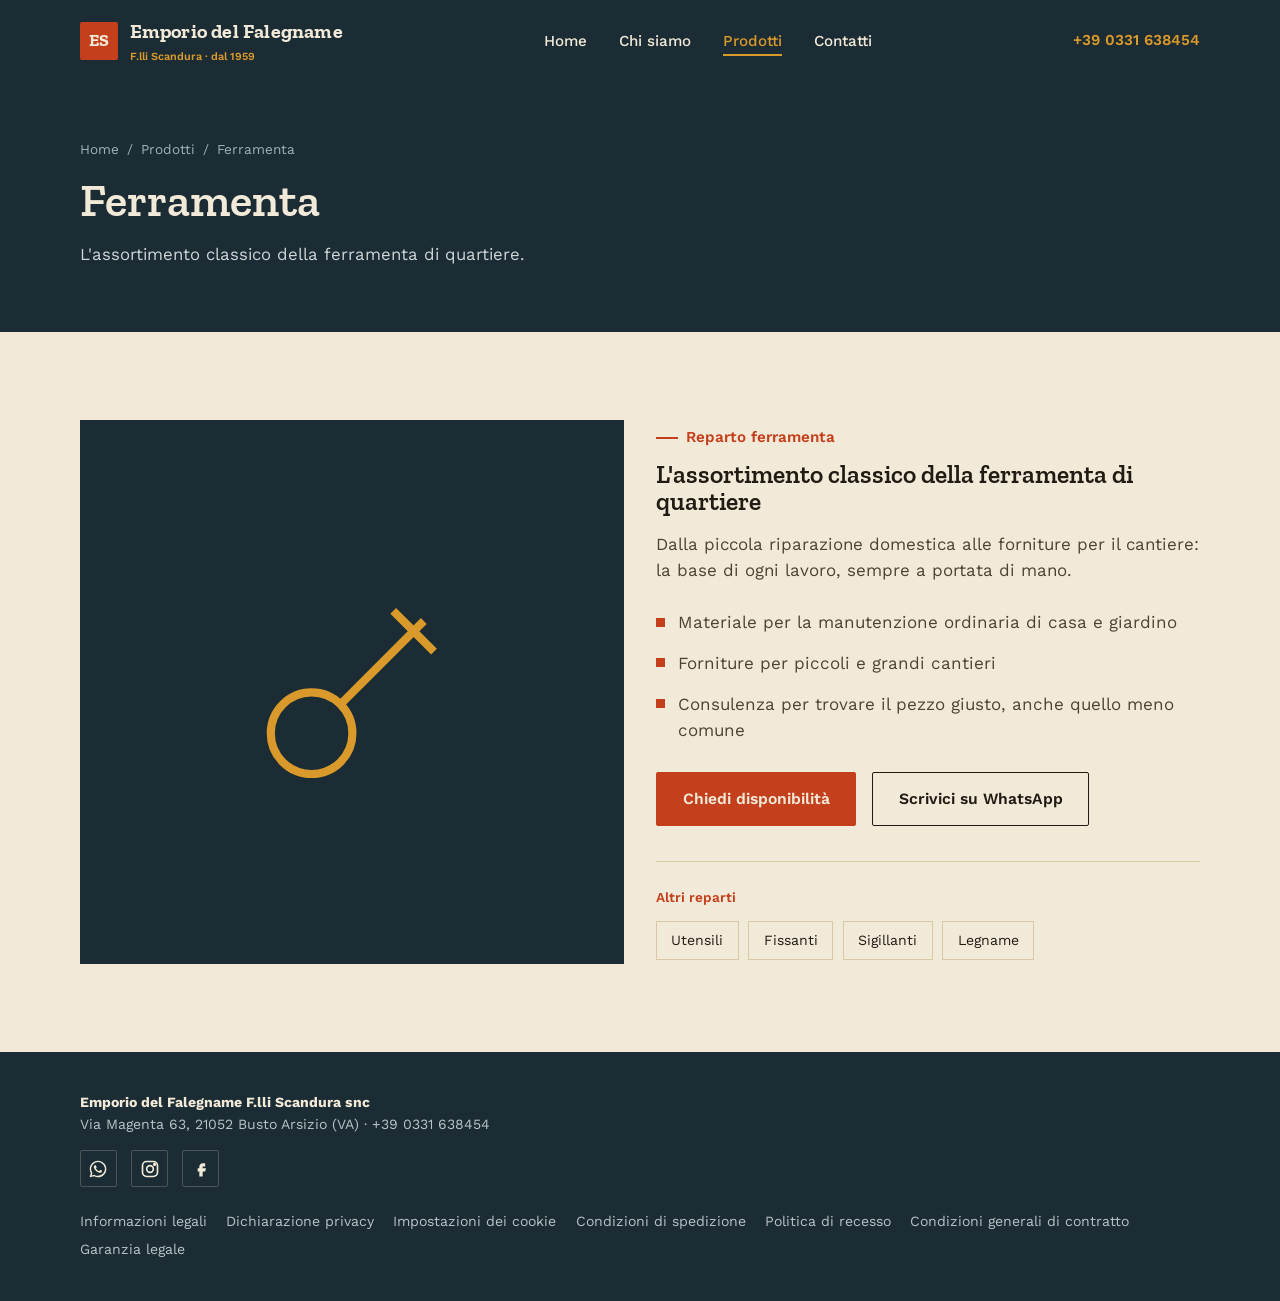
<file: prodotti/ferramenta.html>
<!DOCTYPE html>
<html lang="it">
<head>
<meta charset="UTF-8">
<meta name="viewport" content="width=device-width, initial-scale=1.0">
<title>Ferramenta — Emporio del Falegname F.lli Scandura</title>
<meta name="description" content="Dalla piccola riparazione domestica alle forniture per il cantiere: la base di ogni lavoro, sempre a portata di mano. Reparto ferramenta dell'Emporio del Falegname F.lli Scandura a Busto Arsizio.">
<link rel="preconnect" href="https://fonts.googleapis.com">
<link rel="preconnect" href="https://fonts.gstatic.com" crossorigin>
<link href="https://fonts.googleapis.com/css2?family=Zilla+Slab:wght@500;600;700&family=Work+Sans:wght@400;500;600&display=swap" rel="stylesheet">
<link rel="stylesheet" href="../css/style.css">
</head>
<body>

<header class="site-header">
  <div class="container">
    <a class="brand" href="../index.html">
      <span class="brand-badge"><span>ES</span></span>
      <span>
        <span class="brand-mark">Emporio del Falegname</span>
        <span class="brand-sub">F.lli Scandura &middot; dal 1959</span>
      </span>
    </a>
    <nav class="main-nav" id="main-nav" aria-label="Navigazione principale">
      <ul>
        <li><a href="../index.html">Home</a></li>
        <li><a href="../chi-siamo.html">Chi siamo</a></li>
        <li><a href="../prodotti/index.html" class="active">Prodotti</a></li>
        <li><a href="../contatti.html">Contatti</a></li>
      </ul>
    </nav>
    <div class="header-call">
      <a class="phone-link" href="tel:+390331638454">+39 0331 638454</a>
      <button class="nav-toggle" id="nav-toggle" aria-expanded="false" aria-controls="main-nav">
        <span class="visually-hidden">Apri il menu</span>
        <span aria-hidden="true"></span>
        <span aria-hidden="true"></span>
        <span aria-hidden="true"></span>
      </button>
    </div>
  </div>
</header>

<main id="top">

  <section class="page-hero">
    <div class="container">
      <div class="breadcrumb"><a href="../index.html">Home</a> <span>/</span> <a href="index.html">Prodotti</a> <span>/</span> <span>Ferramenta</span></div>
      <h1>Ferramenta</h1>
      <p class="lede">L'assortimento classico della ferramenta di quartiere.</p>
    </div>
  </section>

  <section class="detail">
    <div class="container">
      <div class="detail-art" aria-hidden="true">
        <svg viewBox="0 0 48 48" fill="none" stroke="currentColor" stroke-width="1.6"><circle cx="16" cy="32" r="8"/><path d="M22 26 38 10"/><path d="M32 8 40 16"/></svg>
      </div>
      <div>
        <p class="section-tag">Reparto ferramenta</p>
        <h2>L'assortimento classico della ferramenta di quartiere</h2>
        <p style="margin-top:1rem; font-size:1.06rem; color: var(--ink-soft);">Dalla piccola riparazione domestica alle forniture per il cantiere: la base di ogni lavoro, sempre a portata di mano.</p>
        <ul class="detail-list">
          <li>Materiale per la manutenzione ordinaria di casa e giardino</li>
<li>Forniture per piccoli e grandi cantieri</li>
<li>Consulenza per trovare il pezzo giusto, anche quello meno comune</li>
        </ul>
        <div class="hero-actions" style="margin-top:1.8rem;">
          <a class="btn btn-primary" href="../contatti.html">Chiedi disponibilità</a>
          <a class="btn btn-ghost" href="https://wa.me/393515048610" target="_blank" rel="noopener">Scrivici su WhatsApp</a>
        </div>

        <div class="other-categories">
          <span class="label">Altri reparti</span>
          <div class="chip-row">
          <a class="chip" href="utensili.html">Utensili</a>
          <a class="chip" href="fissanti.html">Fissanti</a>
          <a class="chip" href="sigillanti.html">Sigillanti</a>
          <a class="chip" href="legname.html">Legname</a>
          </div>
        </div>
      </div>
    </div>
  </section>

</main>

<footer class="site-footer">
  <div class="container">
    <div>
      <strong>Emporio del Falegname F.lli Scandura snc</strong><br>
      Via Magenta 63, 21052 Busto Arsizio (VA) &middot; +39 0331 638454
      <div class="social-row" style="margin-top: 0.9rem;">
        <a href="https://wa.me/393515048610" target="_blank" rel="noopener" aria-label="Scrivici su WhatsApp"><svg viewBox="0 0 24 24" fill="currentColor" width="20" height="20"><path d="M12.04 2c-5.5 0-9.96 4.46-9.96 9.96 0 1.76.46 3.42 1.27 4.86L2 22l5.3-1.39a9.9 9.9 0 0 0 4.74 1.2h.01c5.5 0 9.96-4.46 9.96-9.96S17.54 2 12.04 2zm0 18.2h-.01a8.2 8.2 0 0 1-4.18-1.15l-.3-.18-3.11.82.83-3.03-.2-.31a8.24 8.24 0 1 1 7 3.85zm4.5-6.13c-.25-.12-1.46-.72-1.69-.8-.23-.08-.39-.12-.56.13-.16.24-.64.8-.78.96-.14.16-.29.18-.53.06-.25-.12-1.05-.39-2-1.23-.74-.66-1.24-1.47-1.39-1.72-.14-.24-.02-.38.11-.5.11-.11.25-.29.37-.43.12-.14.16-.24.24-.4.08-.16.04-.3-.02-.42-.06-.12-.56-1.35-.77-1.85-.2-.48-.4-.42-.56-.43h-.48c-.16 0-.42.06-.64.3-.22.24-.84.82-.84 2s.86 2.32.98 2.48c.12.16 1.69 2.58 4.1 3.62.57.25 1.02.4 1.37.51.57.18 1.1.15 1.51.09.46-.07 1.46-.6 1.66-1.17.2-.58.2-1.08.14-1.18-.06-.1-.22-.16-.47-.28z"/></svg></a>
        <a href="https://www.instagram.com/emporio_del_falegname/" target="_blank" rel="noopener" aria-label="Seguici su Instagram"><svg viewBox="0 0 24 24" fill="none" stroke="currentColor" stroke-width="2" width="20" height="20"><rect x="3" y="3" width="18" height="18" rx="5"/><circle cx="12" cy="12" r="4"/><circle cx="17.5" cy="6.5" r="1"/></svg></a>
        <a href="https://www.facebook.com/539957266103568" target="_blank" rel="noopener" aria-label="Seguici su Facebook"><svg viewBox="0 0 24 24" fill="currentColor" width="20" height="20"><path d="M14 9h3V5h-3c-2.21 0-4 1.79-4 4v2H8v4h2v6h4v-6h3l1-4h-4V9c0-.55.45-1 1-1z"/></svg></a>
      </div>
    </div>
    <ul class="footer-legal">
      <li><a href="https://www.emporiodelfalegname.it/informazioni-legali/">Informazioni legali</a></li>
      <li><a href="https://www.emporiodelfalegname.it/dichiarazione-privacy/">Dichiarazione privacy</a></li>
      <li><a href="https://www.emporiodelfalegname.it/impostazioni-dei-cookie/">Impostazioni dei cookie</a></li>
      <li><a href="https://www.emporiodelfalegname.it/condizioni-di-spedizione/">Condizioni di spedizione</a></li>
      <li><a href="https://www.emporiodelfalegname.it/diritto-di-recesso/">Politica di recesso</a></li>
      <li><a href="https://www.emporiodelfalegname.it/condizioni-generali-di-contratto/">Condizioni generali di contratto</a></li>
      <li><a href="https://www.emporiodelfalegname.it/garanzia-legale/">Garanzia legale</a></li>
    </ul>
  </div>
</footer>

<script src="../js/main.js"></script>
</body>
</html>
</file>
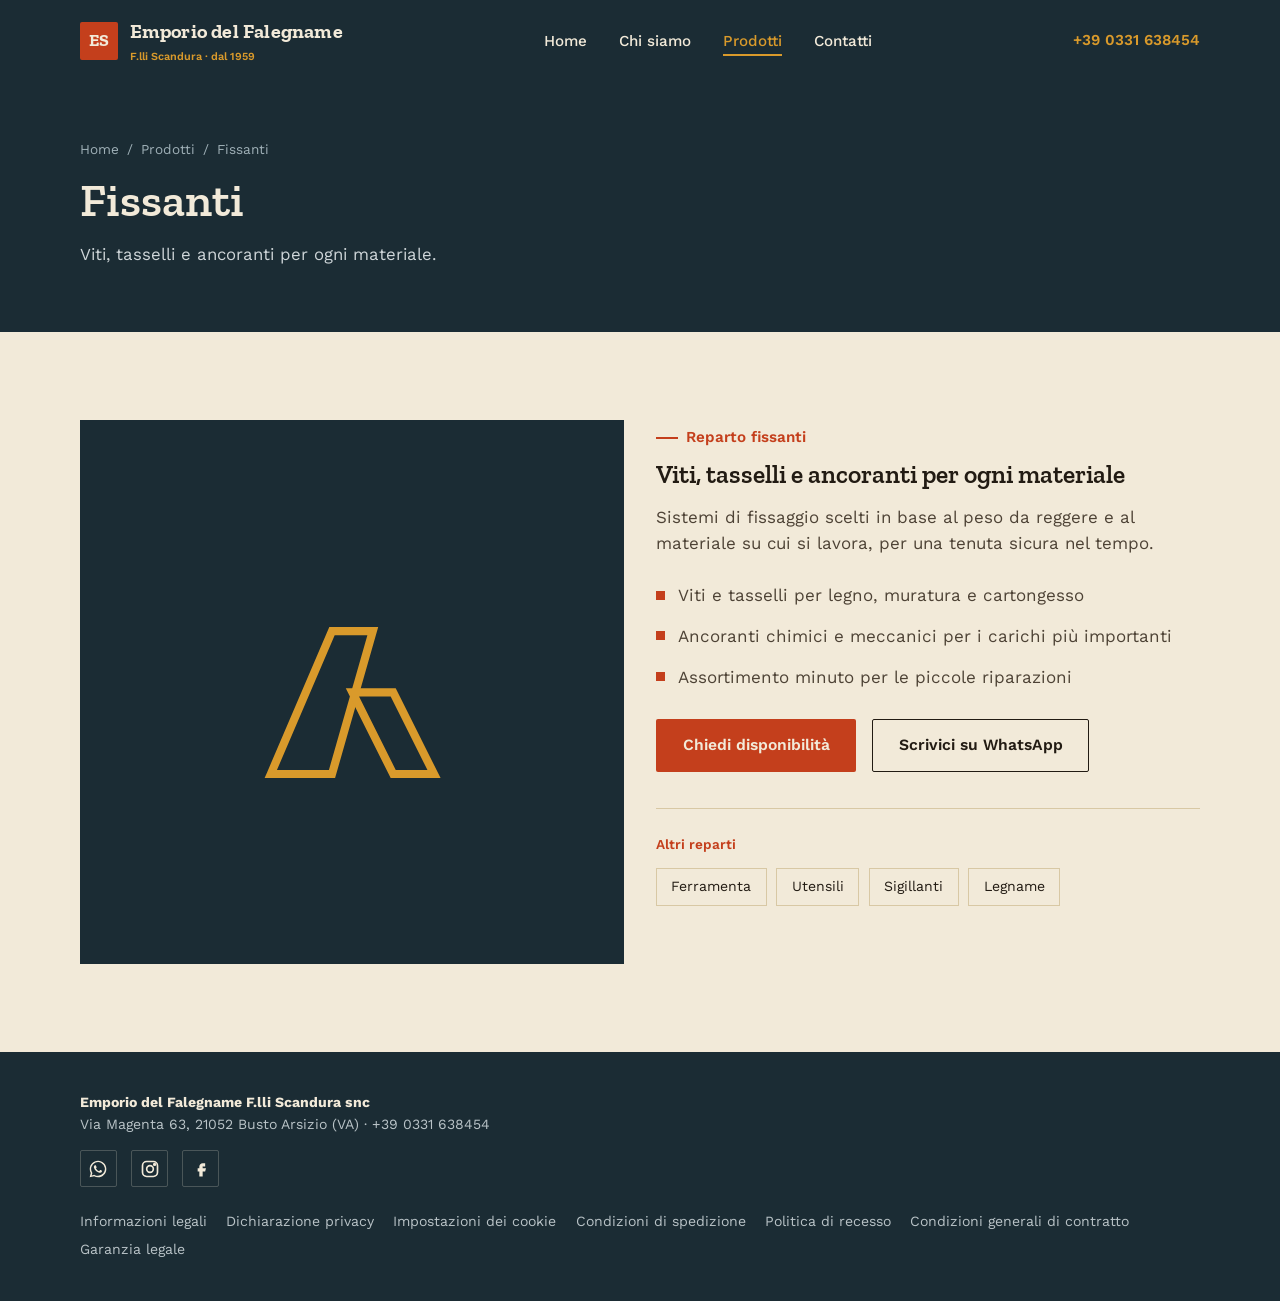
<file: prodotti/fissanti.html>
<!DOCTYPE html>
<html lang="it">
<head>
<meta charset="UTF-8">
<meta name="viewport" content="width=device-width, initial-scale=1.0">
<title>Fissanti — Emporio del Falegname F.lli Scandura</title>
<meta name="description" content="Sistemi di fissaggio scelti in base al peso da reggere e al materiale su cui si lavora, per una tenuta sicura nel tempo. Reparto fissanti dell'Emporio del Falegname F.lli Scandura a Busto Arsizio.">
<link rel="preconnect" href="https://fonts.googleapis.com">
<link rel="preconnect" href="https://fonts.gstatic.com" crossorigin>
<link href="https://fonts.googleapis.com/css2?family=Zilla+Slab:wght@500;600;700&family=Work+Sans:wght@400;500;600&display=swap" rel="stylesheet">
<link rel="stylesheet" href="../css/style.css">
</head>
<body>

<header class="site-header">
  <div class="container">
    <a class="brand" href="../index.html">
      <span class="brand-badge"><span>ES</span></span>
      <span>
        <span class="brand-mark">Emporio del Falegname</span>
        <span class="brand-sub">F.lli Scandura &middot; dal 1959</span>
      </span>
    </a>
    <nav class="main-nav" id="main-nav" aria-label="Navigazione principale">
      <ul>
        <li><a href="../index.html">Home</a></li>
        <li><a href="../chi-siamo.html">Chi siamo</a></li>
        <li><a href="../prodotti/index.html" class="active">Prodotti</a></li>
        <li><a href="../contatti.html">Contatti</a></li>
      </ul>
    </nav>
    <div class="header-call">
      <a class="phone-link" href="tel:+390331638454">+39 0331 638454</a>
      <button class="nav-toggle" id="nav-toggle" aria-expanded="false" aria-controls="main-nav">
        <span class="visually-hidden">Apri il menu</span>
        <span aria-hidden="true"></span>
        <span aria-hidden="true"></span>
        <span aria-hidden="true"></span>
      </button>
    </div>
  </div>
</header>

<main id="top">

  <section class="page-hero">
    <div class="container">
      <div class="breadcrumb"><a href="../index.html">Home</a> <span>/</span> <a href="index.html">Prodotti</a> <span>/</span> <span>Fissanti</span></div>
      <h1>Fissanti</h1>
      <p class="lede">Viti, tasselli e ancoranti per ogni materiale.</p>
    </div>
  </section>

  <section class="detail">
    <div class="container">
      <div class="detail-art" aria-hidden="true">
        <svg viewBox="0 0 48 48" fill="none" stroke="currentColor" stroke-width="1.6"><path d="M8 40 20 12h8L20 40Z"/><path d="M24 24h8l8 16h-8Z"/></svg>
      </div>
      <div>
        <p class="section-tag">Reparto fissanti</p>
        <h2>Viti, tasselli e ancoranti per ogni materiale</h2>
        <p style="margin-top:1rem; font-size:1.06rem; color: var(--ink-soft);">Sistemi di fissaggio scelti in base al peso da reggere e al materiale su cui si lavora, per una tenuta sicura nel tempo.</p>
        <ul class="detail-list">
          <li>Viti e tasselli per legno, muratura e cartongesso</li>
<li>Ancoranti chimici e meccanici per i carichi più importanti</li>
<li>Assortimento minuto per le piccole riparazioni</li>
        </ul>
        <div class="hero-actions" style="margin-top:1.8rem;">
          <a class="btn btn-primary" href="../contatti.html">Chiedi disponibilità</a>
          <a class="btn btn-ghost" href="https://wa.me/393515048610" target="_blank" rel="noopener">Scrivici su WhatsApp</a>
        </div>

        <div class="other-categories">
          <span class="label">Altri reparti</span>
          <div class="chip-row">
          <a class="chip" href="ferramenta.html">Ferramenta</a>
          <a class="chip" href="utensili.html">Utensili</a>
          <a class="chip" href="sigillanti.html">Sigillanti</a>
          <a class="chip" href="legname.html">Legname</a>
          </div>
        </div>
      </div>
    </div>
  </section>

</main>

<footer class="site-footer">
  <div class="container">
    <div>
      <strong>Emporio del Falegname F.lli Scandura snc</strong><br>
      Via Magenta 63, 21052 Busto Arsizio (VA) &middot; +39 0331 638454
      <div class="social-row" style="margin-top: 0.9rem;">
        <a href="https://wa.me/393515048610" target="_blank" rel="noopener" aria-label="Scrivici su WhatsApp"><svg viewBox="0 0 24 24" fill="currentColor" width="20" height="20"><path d="M12.04 2c-5.5 0-9.96 4.46-9.96 9.96 0 1.76.46 3.42 1.27 4.86L2 22l5.3-1.39a9.9 9.9 0 0 0 4.74 1.2h.01c5.5 0 9.96-4.46 9.96-9.96S17.54 2 12.04 2zm0 18.2h-.01a8.2 8.2 0 0 1-4.18-1.15l-.3-.18-3.11.82.83-3.03-.2-.31a8.24 8.24 0 1 1 7 3.85zm4.5-6.13c-.25-.12-1.46-.72-1.69-.8-.23-.08-.39-.12-.56.13-.16.24-.64.8-.78.96-.14.16-.29.18-.53.06-.25-.12-1.05-.39-2-1.23-.74-.66-1.24-1.47-1.39-1.72-.14-.24-.02-.38.11-.5.11-.11.25-.29.37-.43.12-.14.16-.24.24-.4.08-.16.04-.3-.02-.42-.06-.12-.56-1.35-.77-1.85-.2-.48-.4-.42-.56-.43h-.48c-.16 0-.42.06-.64.3-.22.24-.84.82-.84 2s.86 2.32.98 2.48c.12.16 1.69 2.58 4.1 3.62.57.25 1.02.4 1.37.51.57.18 1.1.15 1.51.09.46-.07 1.46-.6 1.66-1.17.2-.58.2-1.08.14-1.18-.06-.1-.22-.16-.47-.28z"/></svg></a>
        <a href="https://www.instagram.com/emporio_del_falegname/" target="_blank" rel="noopener" aria-label="Seguici su Instagram"><svg viewBox="0 0 24 24" fill="none" stroke="currentColor" stroke-width="2" width="20" height="20"><rect x="3" y="3" width="18" height="18" rx="5"/><circle cx="12" cy="12" r="4"/><circle cx="17.5" cy="6.5" r="1"/></svg></a>
        <a href="https://www.facebook.com/539957266103568" target="_blank" rel="noopener" aria-label="Seguici su Facebook"><svg viewBox="0 0 24 24" fill="currentColor" width="20" height="20"><path d="M14 9h3V5h-3c-2.21 0-4 1.79-4 4v2H8v4h2v6h4v-6h3l1-4h-4V9c0-.55.45-1 1-1z"/></svg></a>
      </div>
    </div>
    <ul class="footer-legal">
      <li><a href="https://www.emporiodelfalegname.it/informazioni-legali/">Informazioni legali</a></li>
      <li><a href="https://www.emporiodelfalegname.it/dichiarazione-privacy/">Dichiarazione privacy</a></li>
      <li><a href="https://www.emporiodelfalegname.it/impostazioni-dei-cookie/">Impostazioni dei cookie</a></li>
      <li><a href="https://www.emporiodelfalegname.it/condizioni-di-spedizione/">Condizioni di spedizione</a></li>
      <li><a href="https://www.emporiodelfalegname.it/diritto-di-recesso/">Politica di recesso</a></li>
      <li><a href="https://www.emporiodelfalegname.it/condizioni-generali-di-contratto/">Condizioni generali di contratto</a></li>
      <li><a href="https://www.emporiodelfalegname.it/garanzia-legale/">Garanzia legale</a></li>
    </ul>
  </div>
</footer>

<script src="../js/main.js"></script>
</body>
</html>
</file>
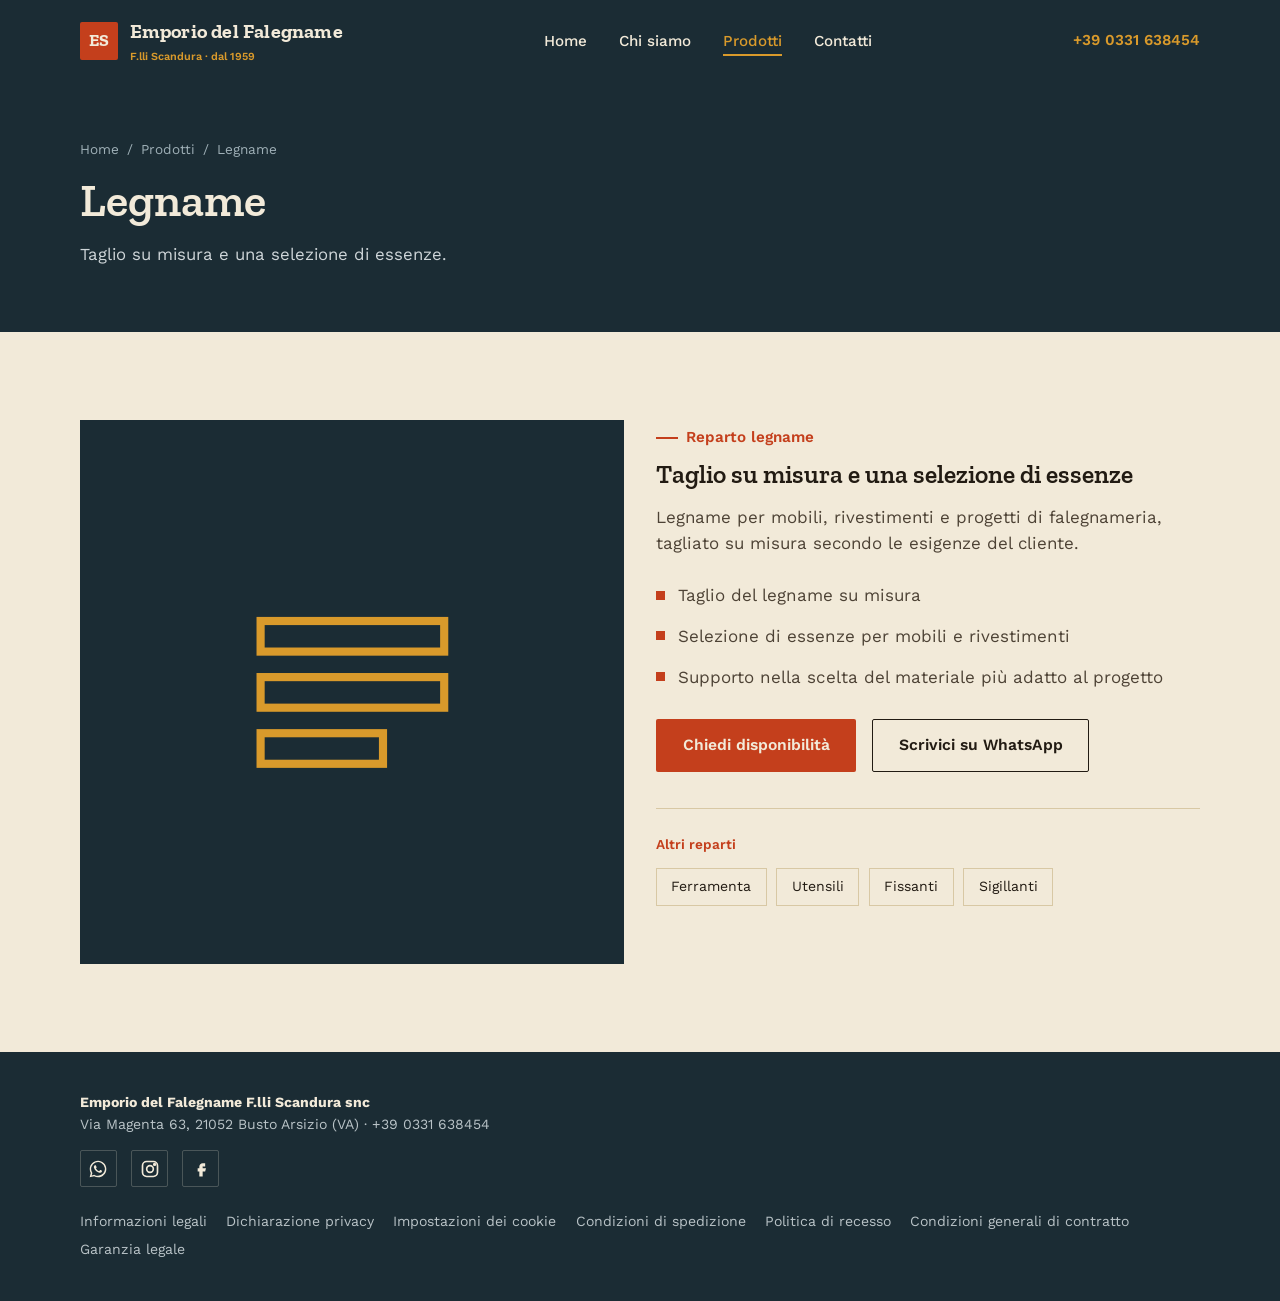
<file: prodotti/legname.html>
<!DOCTYPE html>
<html lang="it">
<head>
<meta charset="UTF-8">
<meta name="viewport" content="width=device-width, initial-scale=1.0">
<title>Legname — Emporio del Falegname F.lli Scandura</title>
<meta name="description" content="Legname per mobili, rivestimenti e progetti di falegnameria, tagliato su misura secondo le esigenze del cliente. Reparto legname dell'Emporio del Falegname F.lli Scandura a Busto Arsizio.">
<link rel="preconnect" href="https://fonts.googleapis.com">
<link rel="preconnect" href="https://fonts.gstatic.com" crossorigin>
<link href="https://fonts.googleapis.com/css2?family=Zilla+Slab:wght@500;600;700&family=Work+Sans:wght@400;500;600&display=swap" rel="stylesheet">
<link rel="stylesheet" href="../css/style.css">
</head>
<body>

<header class="site-header">
  <div class="container">
    <a class="brand" href="../index.html">
      <span class="brand-badge"><span>ES</span></span>
      <span>
        <span class="brand-mark">Emporio del Falegname</span>
        <span class="brand-sub">F.lli Scandura &middot; dal 1959</span>
      </span>
    </a>
    <nav class="main-nav" id="main-nav" aria-label="Navigazione principale">
      <ul>
        <li><a href="../index.html">Home</a></li>
        <li><a href="../chi-siamo.html">Chi siamo</a></li>
        <li><a href="../prodotti/index.html" class="active">Prodotti</a></li>
        <li><a href="../contatti.html">Contatti</a></li>
      </ul>
    </nav>
    <div class="header-call">
      <a class="phone-link" href="tel:+390331638454">+39 0331 638454</a>
      <button class="nav-toggle" id="nav-toggle" aria-expanded="false" aria-controls="main-nav">
        <span class="visually-hidden">Apri il menu</span>
        <span aria-hidden="true"></span>
        <span aria-hidden="true"></span>
        <span aria-hidden="true"></span>
      </button>
    </div>
  </div>
</header>

<main id="top">

  <section class="page-hero">
    <div class="container">
      <div class="breadcrumb"><a href="../index.html">Home</a> <span>/</span> <a href="index.html">Prodotti</a> <span>/</span> <span>Legname</span></div>
      <h1>Legname</h1>
      <p class="lede">Taglio su misura e una selezione di essenze.</p>
    </div>
  </section>

  <section class="detail">
    <div class="container">
      <div class="detail-art" aria-hidden="true">
        <svg viewBox="0 0 48 48" fill="none" stroke="currentColor" stroke-width="1.6"><rect x="6" y="10" width="36" height="6"/><rect x="6" y="21" width="36" height="6"/><rect x="6" y="32" width="24" height="6"/></svg>
      </div>
      <div>
        <p class="section-tag">Reparto legname</p>
        <h2>Taglio su misura e una selezione di essenze</h2>
        <p style="margin-top:1rem; font-size:1.06rem; color: var(--ink-soft);">Legname per mobili, rivestimenti e progetti di falegnameria, tagliato su misura secondo le esigenze del cliente.</p>
        <ul class="detail-list">
          <li>Taglio del legname su misura</li>
<li>Selezione di essenze per mobili e rivestimenti</li>
<li>Supporto nella scelta del materiale più adatto al progetto</li>
        </ul>
        <div class="hero-actions" style="margin-top:1.8rem;">
          <a class="btn btn-primary" href="../contatti.html">Chiedi disponibilità</a>
          <a class="btn btn-ghost" href="https://wa.me/393515048610" target="_blank" rel="noopener">Scrivici su WhatsApp</a>
        </div>

        <div class="other-categories">
          <span class="label">Altri reparti</span>
          <div class="chip-row">
          <a class="chip" href="ferramenta.html">Ferramenta</a>
          <a class="chip" href="utensili.html">Utensili</a>
          <a class="chip" href="fissanti.html">Fissanti</a>
          <a class="chip" href="sigillanti.html">Sigillanti</a>
          </div>
        </div>
      </div>
    </div>
  </section>

</main>

<footer class="site-footer">
  <div class="container">
    <div>
      <strong>Emporio del Falegname F.lli Scandura snc</strong><br>
      Via Magenta 63, 21052 Busto Arsizio (VA) &middot; +39 0331 638454
      <div class="social-row" style="margin-top: 0.9rem;">
        <a href="https://wa.me/393515048610" target="_blank" rel="noopener" aria-label="Scrivici su WhatsApp"><svg viewBox="0 0 24 24" fill="currentColor" width="20" height="20"><path d="M12.04 2c-5.5 0-9.96 4.46-9.96 9.96 0 1.76.46 3.42 1.27 4.86L2 22l5.3-1.39a9.9 9.9 0 0 0 4.74 1.2h.01c5.5 0 9.96-4.46 9.96-9.96S17.54 2 12.04 2zm0 18.2h-.01a8.2 8.2 0 0 1-4.18-1.15l-.3-.18-3.11.82.83-3.03-.2-.31a8.24 8.24 0 1 1 7 3.85zm4.5-6.13c-.25-.12-1.46-.72-1.69-.8-.23-.08-.39-.12-.56.13-.16.24-.64.8-.78.96-.14.16-.29.18-.53.06-.25-.12-1.05-.39-2-1.23-.74-.66-1.24-1.47-1.39-1.72-.14-.24-.02-.38.11-.5.11-.11.25-.29.37-.43.12-.14.16-.24.24-.4.08-.16.04-.3-.02-.42-.06-.12-.56-1.35-.77-1.85-.2-.48-.4-.42-.56-.43h-.48c-.16 0-.42.06-.64.3-.22.24-.84.82-.84 2s.86 2.32.98 2.48c.12.16 1.69 2.58 4.1 3.62.57.25 1.02.4 1.37.51.57.18 1.1.15 1.51.09.46-.07 1.46-.6 1.66-1.17.2-.58.2-1.08.14-1.18-.06-.1-.22-.16-.47-.28z"/></svg></a>
        <a href="https://www.instagram.com/emporio_del_falegname/" target="_blank" rel="noopener" aria-label="Seguici su Instagram"><svg viewBox="0 0 24 24" fill="none" stroke="currentColor" stroke-width="2" width="20" height="20"><rect x="3" y="3" width="18" height="18" rx="5"/><circle cx="12" cy="12" r="4"/><circle cx="17.5" cy="6.5" r="1"/></svg></a>
        <a href="https://www.facebook.com/539957266103568" target="_blank" rel="noopener" aria-label="Seguici su Facebook"><svg viewBox="0 0 24 24" fill="currentColor" width="20" height="20"><path d="M14 9h3V5h-3c-2.21 0-4 1.79-4 4v2H8v4h2v6h4v-6h3l1-4h-4V9c0-.55.45-1 1-1z"/></svg></a>
      </div>
    </div>
    <ul class="footer-legal">
      <li><a href="https://www.emporiodelfalegname.it/informazioni-legali/">Informazioni legali</a></li>
      <li><a href="https://www.emporiodelfalegname.it/dichiarazione-privacy/">Dichiarazione privacy</a></li>
      <li><a href="https://www.emporiodelfalegname.it/impostazioni-dei-cookie/">Impostazioni dei cookie</a></li>
      <li><a href="https://www.emporiodelfalegname.it/condizioni-di-spedizione/">Condizioni di spedizione</a></li>
      <li><a href="https://www.emporiodelfalegname.it/diritto-di-recesso/">Politica di recesso</a></li>
      <li><a href="https://www.emporiodelfalegname.it/condizioni-generali-di-contratto/">Condizioni generali di contratto</a></li>
      <li><a href="https://www.emporiodelfalegname.it/garanzia-legale/">Garanzia legale</a></li>
    </ul>
  </div>
</footer>

<script src="../js/main.js"></script>
</body>
</html>
</file>
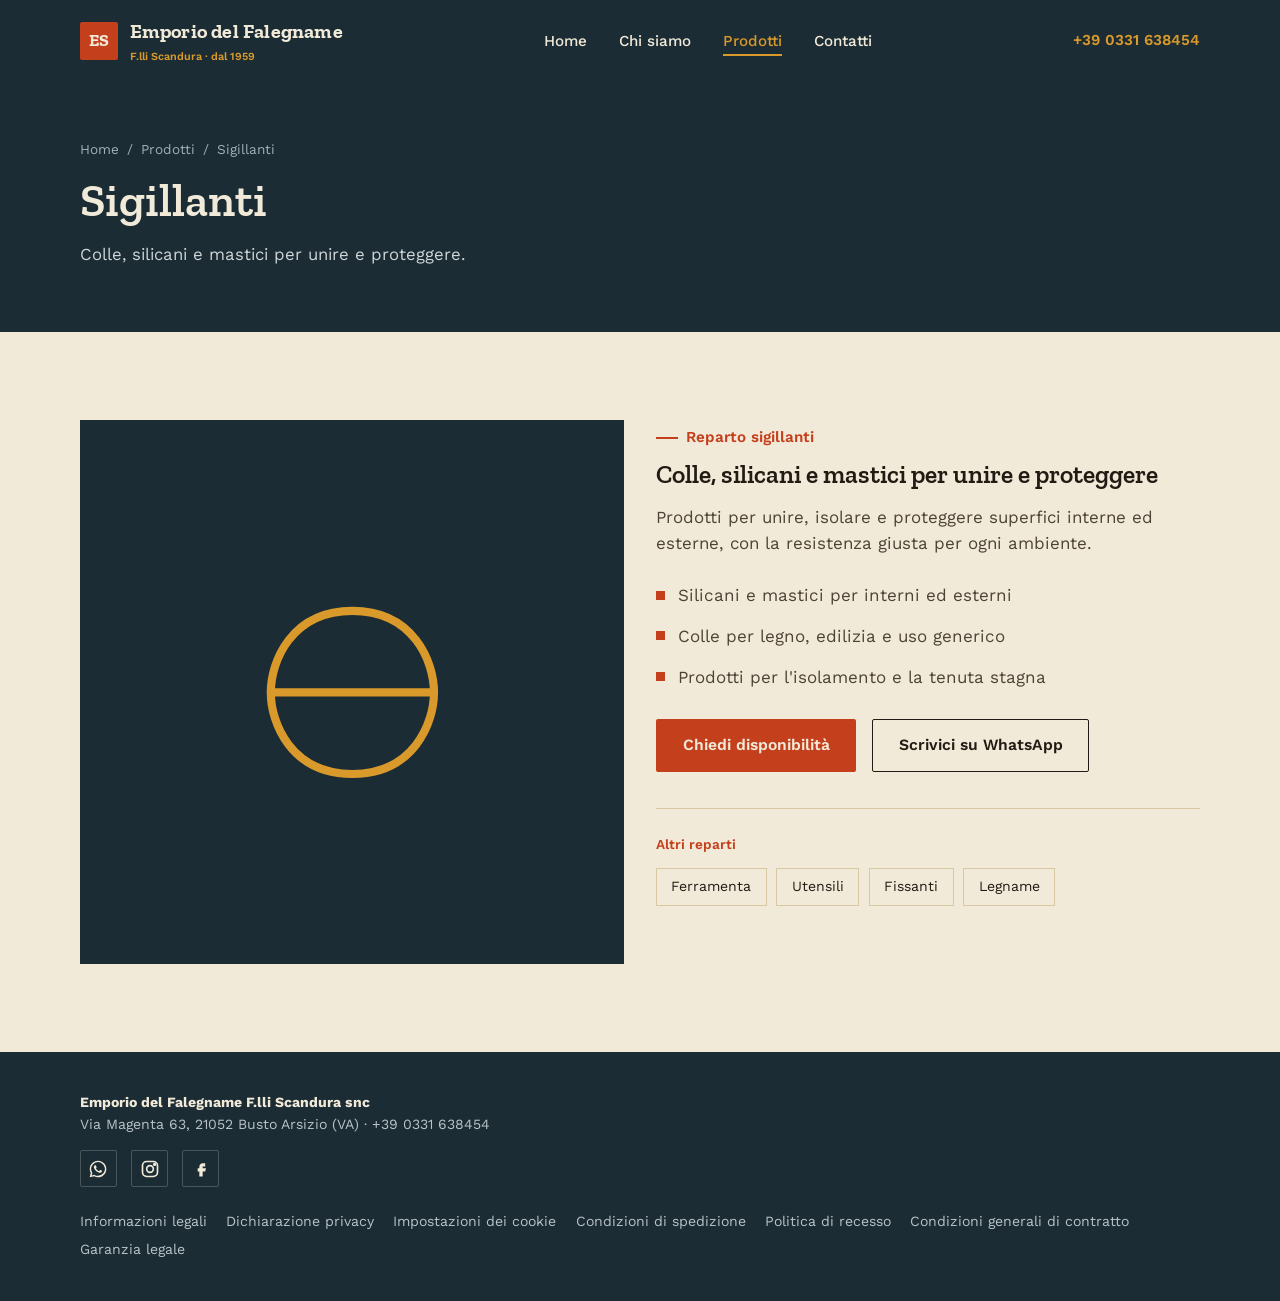
<file: prodotti/sigillanti.html>
<!DOCTYPE html>
<html lang="it">
<head>
<meta charset="UTF-8">
<meta name="viewport" content="width=device-width, initial-scale=1.0">
<title>Sigillanti — Emporio del Falegname F.lli Scandura</title>
<meta name="description" content="Prodotti per unire, isolare e proteggere superfici interne ed esterne, con la resistenza giusta per ogni ambiente. Reparto sigillanti dell'Emporio del Falegname F.lli Scandura a Busto Arsizio.">
<link rel="preconnect" href="https://fonts.googleapis.com">
<link rel="preconnect" href="https://fonts.gstatic.com" crossorigin>
<link href="https://fonts.googleapis.com/css2?family=Zilla+Slab:wght@500;600;700&family=Work+Sans:wght@400;500;600&display=swap" rel="stylesheet">
<link rel="stylesheet" href="../css/style.css">
</head>
<body>

<header class="site-header">
  <div class="container">
    <a class="brand" href="../index.html">
      <span class="brand-badge"><span>ES</span></span>
      <span>
        <span class="brand-mark">Emporio del Falegname</span>
        <span class="brand-sub">F.lli Scandura &middot; dal 1959</span>
      </span>
    </a>
    <nav class="main-nav" id="main-nav" aria-label="Navigazione principale">
      <ul>
        <li><a href="../index.html">Home</a></li>
        <li><a href="../chi-siamo.html">Chi siamo</a></li>
        <li><a href="../prodotti/index.html" class="active">Prodotti</a></li>
        <li><a href="../contatti.html">Contatti</a></li>
      </ul>
    </nav>
    <div class="header-call">
      <a class="phone-link" href="tel:+390331638454">+39 0331 638454</a>
      <button class="nav-toggle" id="nav-toggle" aria-expanded="false" aria-controls="main-nav">
        <span class="visually-hidden">Apri il menu</span>
        <span aria-hidden="true"></span>
        <span aria-hidden="true"></span>
        <span aria-hidden="true"></span>
      </button>
    </div>
  </div>
</header>

<main id="top">

  <section class="page-hero">
    <div class="container">
      <div class="breadcrumb"><a href="../index.html">Home</a> <span>/</span> <a href="index.html">Prodotti</a> <span>/</span> <span>Sigillanti</span></div>
      <h1>Sigillanti</h1>
      <p class="lede">Colle, silicani e mastici per unire e proteggere.</p>
    </div>
  </section>

  <section class="detail">
    <div class="container">
      <div class="detail-art" aria-hidden="true">
        <svg viewBox="0 0 48 48" fill="none" stroke="currentColor" stroke-width="1.6"><path d="M8 24c0-6 4-16 16-16s16 10 16 16-4 16-16 16S8 30 8 24Z"/><path d="M8 24h32"/></svg>
      </div>
      <div>
        <p class="section-tag">Reparto sigillanti</p>
        <h2>Colle, silicani e mastici per unire e proteggere</h2>
        <p style="margin-top:1rem; font-size:1.06rem; color: var(--ink-soft);">Prodotti per unire, isolare e proteggere superfici interne ed esterne, con la resistenza giusta per ogni ambiente.</p>
        <ul class="detail-list">
          <li>Silicani e mastici per interni ed esterni</li>
<li>Colle per legno, edilizia e uso generico</li>
<li>Prodotti per l'isolamento e la tenuta stagna</li>
        </ul>
        <div class="hero-actions" style="margin-top:1.8rem;">
          <a class="btn btn-primary" href="../contatti.html">Chiedi disponibilità</a>
          <a class="btn btn-ghost" href="https://wa.me/393515048610" target="_blank" rel="noopener">Scrivici su WhatsApp</a>
        </div>

        <div class="other-categories">
          <span class="label">Altri reparti</span>
          <div class="chip-row">
          <a class="chip" href="ferramenta.html">Ferramenta</a>
          <a class="chip" href="utensili.html">Utensili</a>
          <a class="chip" href="fissanti.html">Fissanti</a>
          <a class="chip" href="legname.html">Legname</a>
          </div>
        </div>
      </div>
    </div>
  </section>

</main>

<footer class="site-footer">
  <div class="container">
    <div>
      <strong>Emporio del Falegname F.lli Scandura snc</strong><br>
      Via Magenta 63, 21052 Busto Arsizio (VA) &middot; +39 0331 638454
      <div class="social-row" style="margin-top: 0.9rem;">
        <a href="https://wa.me/393515048610" target="_blank" rel="noopener" aria-label="Scrivici su WhatsApp"><svg viewBox="0 0 24 24" fill="currentColor" width="20" height="20"><path d="M12.04 2c-5.5 0-9.96 4.46-9.96 9.96 0 1.76.46 3.42 1.27 4.86L2 22l5.3-1.39a9.9 9.9 0 0 0 4.74 1.2h.01c5.5 0 9.96-4.46 9.96-9.96S17.54 2 12.04 2zm0 18.2h-.01a8.2 8.2 0 0 1-4.18-1.15l-.3-.18-3.11.82.83-3.03-.2-.31a8.24 8.24 0 1 1 7 3.85zm4.5-6.13c-.25-.12-1.46-.72-1.69-.8-.23-.08-.39-.12-.56.13-.16.24-.64.8-.78.96-.14.16-.29.18-.53.06-.25-.12-1.05-.39-2-1.23-.74-.66-1.24-1.47-1.39-1.72-.14-.24-.02-.38.11-.5.11-.11.25-.29.37-.43.12-.14.16-.24.24-.4.08-.16.04-.3-.02-.42-.06-.12-.56-1.35-.77-1.85-.2-.48-.4-.42-.56-.43h-.48c-.16 0-.42.06-.64.3-.22.24-.84.82-.84 2s.86 2.32.98 2.48c.12.16 1.69 2.58 4.1 3.62.57.25 1.02.4 1.37.51.57.18 1.1.15 1.51.09.46-.07 1.46-.6 1.66-1.17.2-.58.2-1.08.14-1.18-.06-.1-.22-.16-.47-.28z"/></svg></a>
        <a href="https://www.instagram.com/emporio_del_falegname/" target="_blank" rel="noopener" aria-label="Seguici su Instagram"><svg viewBox="0 0 24 24" fill="none" stroke="currentColor" stroke-width="2" width="20" height="20"><rect x="3" y="3" width="18" height="18" rx="5"/><circle cx="12" cy="12" r="4"/><circle cx="17.5" cy="6.5" r="1"/></svg></a>
        <a href="https://www.facebook.com/539957266103568" target="_blank" rel="noopener" aria-label="Seguici su Facebook"><svg viewBox="0 0 24 24" fill="currentColor" width="20" height="20"><path d="M14 9h3V5h-3c-2.21 0-4 1.79-4 4v2H8v4h2v6h4v-6h3l1-4h-4V9c0-.55.45-1 1-1z"/></svg></a>
      </div>
    </div>
    <ul class="footer-legal">
      <li><a href="https://www.emporiodelfalegname.it/informazioni-legali/">Informazioni legali</a></li>
      <li><a href="https://www.emporiodelfalegname.it/dichiarazione-privacy/">Dichiarazione privacy</a></li>
      <li><a href="https://www.emporiodelfalegname.it/impostazioni-dei-cookie/">Impostazioni dei cookie</a></li>
      <li><a href="https://www.emporiodelfalegname.it/condizioni-di-spedizione/">Condizioni di spedizione</a></li>
      <li><a href="https://www.emporiodelfalegname.it/diritto-di-recesso/">Politica di recesso</a></li>
      <li><a href="https://www.emporiodelfalegname.it/condizioni-generali-di-contratto/">Condizioni generali di contratto</a></li>
      <li><a href="https://www.emporiodelfalegname.it/garanzia-legale/">Garanzia legale</a></li>
    </ul>
  </div>
</footer>

<script src="../js/main.js"></script>
</body>
</html>
</file>
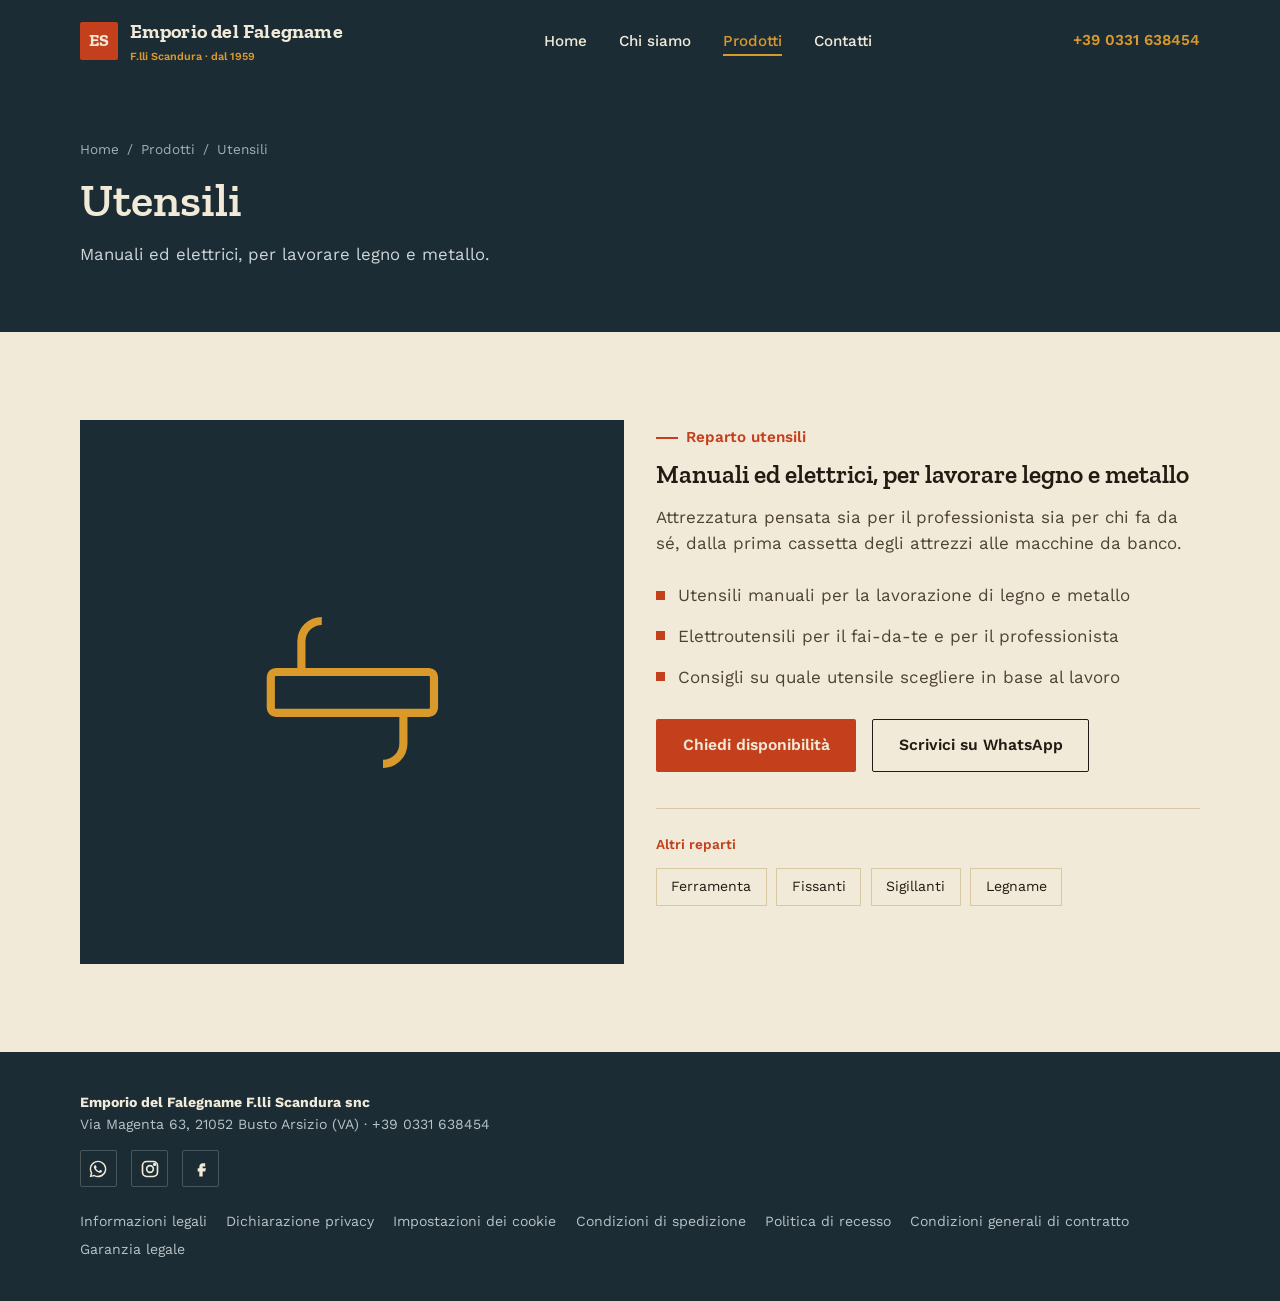
<file: prodotti/utensili.html>
<!DOCTYPE html>
<html lang="it">
<head>
<meta charset="UTF-8">
<meta name="viewport" content="width=device-width, initial-scale=1.0">
<title>Utensili — Emporio del Falegname F.lli Scandura</title>
<meta name="description" content="Attrezzatura pensata sia per il professionista sia per chi fa da sé, dalla prima cassetta degli attrezzi alle macchine da banco. Reparto utensili dell'Emporio del Falegname F.lli Scandura a Busto Arsizio.">
<link rel="preconnect" href="https://fonts.googleapis.com">
<link rel="preconnect" href="https://fonts.gstatic.com" crossorigin>
<link href="https://fonts.googleapis.com/css2?family=Zilla+Slab:wght@500;600;700&family=Work+Sans:wght@400;500;600&display=swap" rel="stylesheet">
<link rel="stylesheet" href="../css/style.css">
</head>
<body>

<header class="site-header">
  <div class="container">
    <a class="brand" href="../index.html">
      <span class="brand-badge"><span>ES</span></span>
      <span>
        <span class="brand-mark">Emporio del Falegname</span>
        <span class="brand-sub">F.lli Scandura &middot; dal 1959</span>
      </span>
    </a>
    <nav class="main-nav" id="main-nav" aria-label="Navigazione principale">
      <ul>
        <li><a href="../index.html">Home</a></li>
        <li><a href="../chi-siamo.html">Chi siamo</a></li>
        <li><a href="../prodotti/index.html" class="active">Prodotti</a></li>
        <li><a href="../contatti.html">Contatti</a></li>
      </ul>
    </nav>
    <div class="header-call">
      <a class="phone-link" href="tel:+390331638454">+39 0331 638454</a>
      <button class="nav-toggle" id="nav-toggle" aria-expanded="false" aria-controls="main-nav">
        <span class="visually-hidden">Apri il menu</span>
        <span aria-hidden="true"></span>
        <span aria-hidden="true"></span>
        <span aria-hidden="true"></span>
      </button>
    </div>
  </div>
</header>

<main id="top">

  <section class="page-hero">
    <div class="container">
      <div class="breadcrumb"><a href="../index.html">Home</a> <span>/</span> <a href="index.html">Prodotti</a> <span>/</span> <span>Utensili</span></div>
      <h1>Utensili</h1>
      <p class="lede">Manuali ed elettrici, per lavorare legno e metallo.</p>
    </div>
  </section>

  <section class="detail">
    <div class="container">
      <div class="detail-art" aria-hidden="true">
        <svg viewBox="0 0 48 48" fill="none" stroke="currentColor" stroke-width="1.6"><rect x="8" y="20" width="32" height="8" rx="1"/><path d="M14 20V14a4 4 0 0 1 4-4"/><path d="M34 28v6a4 4 0 0 1-4 4"/></svg>
      </div>
      <div>
        <p class="section-tag">Reparto utensili</p>
        <h2>Manuali ed elettrici, per lavorare legno e metallo</h2>
        <p style="margin-top:1rem; font-size:1.06rem; color: var(--ink-soft);">Attrezzatura pensata sia per il professionista sia per chi fa da sé, dalla prima cassetta degli attrezzi alle macchine da banco.</p>
        <ul class="detail-list">
          <li>Utensili manuali per la lavorazione di legno e metallo</li>
<li>Elettroutensili per il fai-da-te e per il professionista</li>
<li>Consigli su quale utensile scegliere in base al lavoro</li>
        </ul>
        <div class="hero-actions" style="margin-top:1.8rem;">
          <a class="btn btn-primary" href="../contatti.html">Chiedi disponibilità</a>
          <a class="btn btn-ghost" href="https://wa.me/393515048610" target="_blank" rel="noopener">Scrivici su WhatsApp</a>
        </div>

        <div class="other-categories">
          <span class="label">Altri reparti</span>
          <div class="chip-row">
          <a class="chip" href="ferramenta.html">Ferramenta</a>
          <a class="chip" href="fissanti.html">Fissanti</a>
          <a class="chip" href="sigillanti.html">Sigillanti</a>
          <a class="chip" href="legname.html">Legname</a>
          </div>
        </div>
      </div>
    </div>
  </section>

</main>

<footer class="site-footer">
  <div class="container">
    <div>
      <strong>Emporio del Falegname F.lli Scandura snc</strong><br>
      Via Magenta 63, 21052 Busto Arsizio (VA) &middot; +39 0331 638454
      <div class="social-row" style="margin-top: 0.9rem;">
        <a href="https://wa.me/393515048610" target="_blank" rel="noopener" aria-label="Scrivici su WhatsApp"><svg viewBox="0 0 24 24" fill="currentColor" width="20" height="20"><path d="M12.04 2c-5.5 0-9.96 4.46-9.96 9.96 0 1.76.46 3.42 1.27 4.86L2 22l5.3-1.39a9.9 9.9 0 0 0 4.74 1.2h.01c5.5 0 9.96-4.46 9.96-9.96S17.54 2 12.04 2zm0 18.2h-.01a8.2 8.2 0 0 1-4.18-1.15l-.3-.18-3.11.82.83-3.03-.2-.31a8.24 8.24 0 1 1 7 3.85zm4.5-6.13c-.25-.12-1.46-.72-1.69-.8-.23-.08-.39-.12-.56.13-.16.24-.64.8-.78.96-.14.16-.29.18-.53.06-.25-.12-1.05-.39-2-1.23-.74-.66-1.24-1.47-1.39-1.72-.14-.24-.02-.38.11-.5.11-.11.25-.29.37-.43.12-.14.16-.24.24-.4.08-.16.04-.3-.02-.42-.06-.12-.56-1.35-.77-1.85-.2-.48-.4-.42-.56-.43h-.48c-.16 0-.42.06-.64.3-.22.24-.84.82-.84 2s.86 2.32.98 2.48c.12.16 1.69 2.58 4.1 3.62.57.25 1.02.4 1.37.51.57.18 1.1.15 1.51.09.46-.07 1.46-.6 1.66-1.17.2-.58.2-1.08.14-1.18-.06-.1-.22-.16-.47-.28z"/></svg></a>
        <a href="https://www.instagram.com/emporio_del_falegname/" target="_blank" rel="noopener" aria-label="Seguici su Instagram"><svg viewBox="0 0 24 24" fill="none" stroke="currentColor" stroke-width="2" width="20" height="20"><rect x="3" y="3" width="18" height="18" rx="5"/><circle cx="12" cy="12" r="4"/><circle cx="17.5" cy="6.5" r="1"/></svg></a>
        <a href="https://www.facebook.com/539957266103568" target="_blank" rel="noopener" aria-label="Seguici su Facebook"><svg viewBox="0 0 24 24" fill="currentColor" width="20" height="20"><path d="M14 9h3V5h-3c-2.21 0-4 1.79-4 4v2H8v4h2v6h4v-6h3l1-4h-4V9c0-.55.45-1 1-1z"/></svg></a>
      </div>
    </div>
    <ul class="footer-legal">
      <li><a href="https://www.emporiodelfalegname.it/informazioni-legali/">Informazioni legali</a></li>
      <li><a href="https://www.emporiodelfalegname.it/dichiarazione-privacy/">Dichiarazione privacy</a></li>
      <li><a href="https://www.emporiodelfalegname.it/impostazioni-dei-cookie/">Impostazioni dei cookie</a></li>
      <li><a href="https://www.emporiodelfalegname.it/condizioni-di-spedizione/">Condizioni di spedizione</a></li>
      <li><a href="https://www.emporiodelfalegname.it/diritto-di-recesso/">Politica di recesso</a></li>
      <li><a href="https://www.emporiodelfalegname.it/condizioni-generali-di-contratto/">Condizioni generali di contratto</a></li>
      <li><a href="https://www.emporiodelfalegname.it/garanzia-legale/">Garanzia legale</a></li>
    </ul>
  </div>
</footer>

<script src="../js/main.js"></script>
</body>
</html>
</file>
<file: css/style.css>
/* ==========================================================================
   Emporio del Falegname F.lli Scandura — stylesheet v3 (sito multipagina)
   ========================================================================== */

:root {
  --paper: #f2ead9;
  --ink: #221b13;
  --ink-soft: #4d4235;

  --walnut: #a2531f;
  --walnut-deep: #6e3512;
  --walnut-panel: #7c4118;

  --steel: #2e4550;
  --steel-deep: #1b2c34;

  --rust: #c43f1c;
  --rust-deep: #8f2c12;

  --mustard: #d99a2b;

  --line: #d8c8a4;
  --line-on-dark: rgba(242, 234, 217, 0.22);

  --font-display: "Zilla Slab", "Georgia", serif;
  --font-body: "Work Sans", "Segoe UI", sans-serif;

  --max: 74rem;
  --gap: clamp(1.25rem, 2.5vw, 2.5rem);
}

* { box-sizing: border-box; }
html { scroll-behavior: smooth; }

@media (prefers-reduced-motion: reduce) {
  html { scroll-behavior: auto; }
  * { animation-duration: 0.001ms !important; transition-duration: 0.001ms !important; }
}

body {
  margin: 0;
  background: var(--paper);
  color: var(--ink);
  font-family: var(--font-body);
  font-size: 17px;
  line-height: 1.55;
  -webkit-font-smoothing: antialiased;
}

img { max-width: 100%; display: block; }
a { color: inherit; }

h1, h2, h3 {
  font-family: var(--font-display);
  font-weight: 600;
  line-height: 1.06;
  margin: 0;
}

p { margin: 0 0 1em; max-width: 62ch; }

.container {
  max-width: var(--max);
  margin: 0 auto;
  padding: 0 var(--gap);
}

.visually-hidden {
  position: absolute; width: 1px; height: 1px; overflow: hidden;
  clip: rect(0 0 0 0); white-space: nowrap;
}

:focus-visible { outline: 3px solid var(--mustard); outline-offset: 3px; }

/* ---------- header ---------- */

.site-header {
  position: sticky;
  top: 0;
  z-index: 40;
  background: var(--steel-deep);
  color: var(--paper);
}

.site-header .container {
  display: flex;
  align-items: center;
  justify-content: space-between;
  padding-top: 1rem;
  padding-bottom: 1rem;
}

.brand {
  display: flex;
  align-items: center;
  gap: 0.7rem;
  text-decoration: none;
  color: var(--paper);
}

.brand-badge {
  width: 2.4rem;
  height: 2.4rem;
  background: var(--rust);
  display: grid;
  place-items: center;
  border-radius: 2px;
  flex: none;
}

.brand-badge span {
  font-family: var(--font-display);
  font-weight: 700;
  color: var(--paper);
  font-size: 1.1rem;
}

.brand-mark {
  font-family: var(--font-display);
  font-weight: 700;
  font-size: 1.25rem;
  letter-spacing: 0.01em;
}

.brand-sub {
  display: block;
  font-size: 0.68rem;
  color: var(--mustard);
  font-weight: 600;
  margin-top: 0.1rem;
}

.main-nav ul {
  list-style: none;
  display: flex;
  gap: 2rem;
  margin: 0;
  padding: 0;
}

.main-nav a {
  text-decoration: none;
  font-weight: 500;
  font-size: 0.95rem;
  padding-bottom: 0.2rem;
  border-bottom: 2px solid transparent;
  transition: border-color 0.15s ease, color 0.15s ease;
}

.main-nav a:hover, .main-nav a:focus-visible, .main-nav a.active {
  border-color: var(--mustard);
  color: var(--mustard);
}

.header-call { display: flex; align-items: center; gap: 1.5rem; }

.phone-link {
  display: none;
  text-decoration: none;
  font-weight: 600;
  font-size: 0.95rem;
  color: var(--mustard);
  white-space: nowrap;
}

@media (min-width: 61rem) { .phone-link { display: inline; } }

.nav-toggle {
  display: inline-flex;
  flex-direction: column;
  justify-content: center;
  gap: 5px;
  width: 2.4rem;
  height: 2.4rem;
  background: transparent;
  border: 1px solid var(--line-on-dark);
  border-radius: 3px;
  cursor: pointer;
}

.nav-toggle span { display: block; height: 2px; margin: 0 6px; background: var(--paper); }

@media (min-width: 61rem) { .nav-toggle { display: none; } }

.main-nav { display: none; }

.main-nav.open {
  display: block;
  position: absolute;
  left: 0; right: 0; top: 100%;
  background: var(--steel-deep);
  padding: 1rem var(--gap) 1.5rem;
}

.main-nav.open ul { flex-direction: column; gap: 1rem; }

@media (min-width: 61rem) {
  .main-nav { display: block; position: static; padding: 0; background: transparent; }
}

/* ---------- hero (home) ---------- */

.hero {
  background: var(--steel-deep);
  color: var(--paper);
  position: relative;
  overflow: hidden;
}

.hero .container {
  display: grid;
  grid-template-columns: 1fr;
  gap: 2.5rem;
  padding-top: clamp(3rem, 8vw, 5.5rem);
  padding-bottom: clamp(3rem, 8vw, 5.5rem);
  align-items: center;
  position: relative;
  z-index: 2;
}

@media (min-width: 61rem) {
  .hero .container { grid-template-columns: 1.05fr 0.95fr; }
}

.hero-eyebrow {
  display: inline-flex;
  align-items: center;
  gap: 0.5rem;
  font-weight: 600;
  color: var(--mustard);
  margin-bottom: 1.1rem;
  font-size: 1rem;
}

.hero-eyebrow::before { content: ""; width: 1.6rem; height: 2px; background: var(--rust); }

.hero h1 { font-size: clamp(2.3rem, 5vw, 3.6rem); max-width: 15ch; color: var(--paper); }

.hero .lede { margin-top: 1.3rem; font-size: 1.12rem; color: #cfd6d9; max-width: 46ch; }

.hero-actions { display: flex; flex-wrap: wrap; gap: 1rem; margin-top: 1.8rem; }

.btn {
  display: inline-flex;
  align-items: center;
  gap: 0.5rem;
  padding: 0.85rem 1.6rem;
  border-radius: 2px;
  font-weight: 600;
  text-decoration: none;
  font-size: 0.98rem;
  border: 1.5px solid transparent;
  cursor: pointer;
}

.btn-primary { background: var(--rust); color: var(--paper); }
.btn-primary:hover, .btn-primary:focus-visible { background: var(--mustard); color: var(--ink); }

.btn-secondary { background: transparent; border-color: var(--line-on-dark); color: var(--paper); }
.btn-secondary:hover, .btn-secondary:focus-visible { border-color: var(--paper); background: rgba(242,234,217,0.08); }

.btn-ghost { background: transparent; border-color: var(--ink); color: var(--ink); }
.btn-ghost:hover, .btn-ghost:focus-visible { background: var(--ink); color: var(--paper); }

.hero-stats { margin-top: 2.4rem; display: flex; gap: 2.2rem; flex-wrap: wrap; }
.hero-stats div { border-top: 2px solid var(--rust); padding-top: 0.6rem; }
.hero-stats strong { font-family: var(--font-display); font-size: 2rem; display: block; color: var(--mustard); }
.hero-stats span { font-size: 0.85rem; color: #cfd6d9; }

.hero-art { position: relative; aspect-ratio: 4 / 5; }

/* ---------- page hero (sottopagine) ---------- */

.page-hero {
  background: var(--steel-deep);
  color: var(--paper);
  padding: clamp(2.4rem, 6vw, 3.6rem) 0 clamp(2rem, 5vw, 3rem);
}

.breadcrumb {
  display: flex;
  gap: 0.5rem;
  align-items: center;
  font-size: 0.85rem;
  color: #9fb0b7;
  margin-bottom: 1rem;
}

.breadcrumb a { text-decoration: none; }
.breadcrumb a:hover { color: var(--mustard); }

.page-hero h1 { font-size: clamp(2rem, 4vw, 2.9rem); max-width: 22ch; }
.page-hero .lede { margin-top: 1rem; color: #cfd6d9; max-width: 50ch; font-size: 1.05rem; }

/* ---------- section shell ---------- */

section { padding: clamp(3rem, 7vw, 5.5rem) 0; }

.section-head { max-width: 42rem; margin-bottom: clamp(2rem, 4vw, 3rem); }

.section-tag {
  display: inline-flex;
  align-items: center;
  gap: 0.5rem;
  font-weight: 600;
  color: var(--rust);
  font-size: 0.95rem;
  margin-bottom: 0.7rem;
}

.section-tag::before { content: ""; width: 1.4rem; height: 2px; background: var(--rust); }

.on-dark .section-tag { color: var(--mustard); }
.on-dark .section-tag::before { background: var(--mustard); }

.section-head h2 { font-size: clamp(1.9rem, 3.4vw, 2.5rem); }

.section-head-row {
  display: flex;
  justify-content: space-between;
  align-items: flex-end;
  gap: 1.5rem;
  flex-wrap: wrap;
}

/* ---------- storia ---------- */

.storia { background: var(--paper); }
.storia .container { display: grid; gap: var(--gap); }

@media (min-width: 55rem) {
  .storia .container { grid-template-columns: 0.85fr 1.15fr; align-items: start; }
}

.storia-figure { background: var(--walnut-panel); color: var(--paper); padding: 2rem; position: relative; }
.storia-figure .year { font-family: var(--font-display); font-size: 3.4rem; color: var(--mustard); line-height: 1; }
.storia-figure .year-label { font-size: 0.95rem; color: #ecd9c0; margin-top: 0.6rem; }

.storia-text p { font-size: 1.05rem; max-width: 58ch; color: var(--ink-soft); }
.storia-text p:first-of-type { font-size: 1.2rem; color: var(--ink); font-weight: 500; }

.timeline { display: grid; gap: 0; margin-top: 2.5rem; }
.timeline-item {
  border-top: 1px solid var(--line);
  padding: 1.2rem 0;
  display: grid;
  grid-template-columns: 5rem 1fr;
  gap: 1rem;
  align-items: baseline;
}
.timeline-item:last-child { border-bottom: 1px solid var(--line); }
.timeline-item .t-year { font-family: var(--font-display); font-size: 1.4rem; color: var(--walnut); }
.timeline-item p { margin-bottom: 0; color: var(--ink-soft); }

/* ---------- blocchi immagine (categorie / cosa facciamo) ---------- */

.blocks-grid {
  display: grid;
  gap: 1.4rem;
  grid-template-columns: 1fr;
  margin-top: 0.5rem;
}

@media (min-width: 40rem) { .blocks-grid { grid-template-columns: repeat(2, 1fr); } }
@media (min-width: 61rem) { .blocks-grid { grid-template-columns: repeat(3, 1fr); } }

.block-card {
  display: block;
  text-decoration: none;
  background: var(--steel-deep);
  color: var(--paper);
  border: 1px solid var(--line-on-dark);
  overflow: hidden;
  transition: transform 0.15s ease, border-color 0.15s ease;
}

.block-card:hover, .block-card:focus-visible {
  border-color: var(--mustard);
  transform: translateY(-3px);
}

.block-figure {
  aspect-ratio: 4 / 3;
  background: #24373f;
  display: grid;
  place-items: center;
}

.block-figure svg { width: 48%; height: 48%; color: var(--mustard); }

.block-body { padding: 1.3rem 1.4rem 1.5rem; }
.block-body h3 { font-size: 1.15rem; margin-bottom: 0.4rem; }
.block-body p { font-size: 0.92rem; color: #b9c3c7; margin-bottom: 0.9rem; }
.block-link { font-size: 0.86rem; font-weight: 600; color: var(--mustard); }
.block-link::after { content: " →"; }

/* variante chiara, per usare i blocchi su sfondo chiaro */
.block-card.light { background: var(--paper-deep, #ece0c8); color: var(--ink); border-color: var(--line); }
.block-card.light .block-figure { background: #e4d6b6; }
.block-card.light .block-figure svg { color: var(--walnut); }
.block-card.light .block-body p { color: var(--ink-soft); }
.block-card.light .block-link { color: var(--rust); }

/* ---------- prodotti (fasce home) ---------- */

.prodotti { background: var(--steel-deep); color: var(--paper); }

/* ---------- valori ---------- */

.valori { background: var(--paper); }
.valori .container { display: grid; gap: var(--gap); }

@media (min-width: 55rem) { .valori .container { grid-template-columns: 0.9fr 1.1fr; } }

.valori-quote {
  font-family: var(--font-display);
  font-size: clamp(1.5rem, 2.6vw, 2rem);
  line-height: 1.3;
  color: var(--walnut-deep);
  border-left: 4px solid var(--rust);
  padding-left: 1.4rem;
}

.valori-list { display: grid; gap: 0; }

.valore-item {
  border-top: 1px solid var(--line);
  padding: 1.4rem 0;
  display: grid;
  grid-template-columns: 2.6rem 1fr;
  gap: 1rem;
}

.valore-item:last-child { border-bottom: 1px solid var(--line); }
.valore-icon { width: 2.2rem; height: 2.2rem; color: var(--rust); }
.valore-item h3 { font-size: 1.05rem; margin-bottom: 0.4rem; }
.valore-item p { font-size: 0.96rem; color: var(--ink-soft); margin-bottom: 0; }

/* ---------- progetti ---------- */

.progetti { background: var(--walnut-panel); color: var(--paper); }
.progetti-grid { display: grid; gap: 1rem; grid-template-columns: repeat(2, 1fr); margin-top: 0.5rem; }
@media (min-width: 45rem) { .progetti-grid { grid-template-columns: repeat(4, 1fr); } }

.progetto-tile {
  aspect-ratio: 3 / 4;
  background: rgba(242,234,217,0.08);
  border: 1px dashed rgba(242,234,217,0.35);
  display: flex;
  align-items: flex-end;
  padding: 0.9rem;
  font-size: 0.85rem;
  color: #ecd9c0;
}

.progetti-note { margin-top: 1.6rem; font-size: 0.92rem; color: #ecd9c0; }

/* ---------- dettaglio prodotto ---------- */

.detail { background: var(--paper); }
.detail .container { display: grid; gap: var(--gap); }

@media (min-width: 55rem) {
  .detail .container { grid-template-columns: 1fr 1fr; align-items: start; }
}

.detail-art {
  aspect-ratio: 1 / 1;
  background: var(--steel-deep);
  display: grid;
  place-items: center;
}

.detail-art svg { width: 45%; height: 45%; color: var(--mustard); }

.detail-list { list-style: none; margin: 1.6rem 0 0; padding: 0; display: grid; gap: 0.9rem; }
.detail-list li { padding-left: 1.4rem; position: relative; color: var(--ink-soft); }
.detail-list li::before {
  content: "";
  position: absolute; left: 0; top: 0.5em;
  width: 0.55rem; height: 0.55rem;
  background: var(--rust);
}

.other-categories {
  margin-top: 2.2rem;
  padding-top: 1.6rem;
  border-top: 1px solid var(--line);
}

.other-categories .label { font-size: 0.85rem; font-weight: 600; color: var(--rust); margin-bottom: 0.8rem; display: block; }
.chip-row { display: flex; flex-wrap: wrap; gap: 0.6rem; }
.chip {
  text-decoration: none;
  border: 1px solid var(--line);
  padding: 0.45rem 0.9rem;
  font-size: 0.88rem;
  color: var(--ink);
}
.chip:hover { border-color: var(--rust); color: var(--rust); }
.chip.active { background: var(--ink); color: var(--paper); border-color: var(--ink); }

/* ---------- cta ---------- */

.cta { background: var(--rust); color: var(--paper); text-align: left; }
.cta .container { display: flex; flex-wrap: wrap; align-items: center; justify-content: space-between; gap: 1.6rem; }
.cta h2 { font-size: clamp(1.7rem, 3vw, 2.2rem); max-width: 24ch; color: var(--paper); }
.cta .btn-secondary { border-color: rgba(242,234,217,0.6); }
.cta .btn-secondary:hover { background: var(--paper); color: var(--rust); border-color: var(--paper); }
.cta-actions { display: flex; gap: 1rem; flex-wrap: wrap; }

/* ---------- contatti ---------- */

.contatti { background: var(--paper); }
.contatti .container { display: grid; gap: var(--gap); }

@media (min-width: 55rem) { .contatti .container { grid-template-columns: 1fr 1fr; } }

.contatti-list { list-style: none; margin: 0; padding: 0; display: grid; gap: 0; }
.contatti-list li { border-top: 1px solid var(--line); padding: 1.1rem 0; }
.contatti-list li:last-child { border-bottom: 1px solid var(--line); }
.contatti-label { display: block; font-size: 0.85rem; color: var(--rust); font-weight: 600; margin-bottom: 0.25rem; }
.contatti-list a { text-decoration: none; font-size: 1.08rem; }
.contatti-list a:hover { color: var(--rust); }

.map-wrap {
  border: 1px solid var(--line);
  aspect-ratio: 4 / 3;
  background: var(--paper-deep, #ece0c8);
}

.map-wrap iframe { width: 100%; height: 100%; border: 0; filter: grayscale(0.15) contrast(1.05); }

.orari-table { width: 100%; border-collapse: collapse; margin-top: 0.5rem; }
.orari-table td { padding: 0.55rem 0; border-top: 1px solid var(--line); font-size: 0.96rem; }
.orari-table td:first-child { color: var(--ink-soft); }
.orari-table td:last-child { text-align: right; font-weight: 600; }

/* ---------- social ---------- */

.social-row { display: flex; gap: 0.9rem; }

.social-row a {
  display: inline-flex; align-items: center; justify-content: center;
  width: 2.3rem; height: 2.3rem;
  border: 1px solid var(--line);
  border-radius: 2px;
  color: var(--ink);
  transition: background 0.15s ease, color 0.15s ease, border-color 0.15s ease;
}

.social-row a:hover, .social-row a:focus-visible {
  background: var(--rust); border-color: var(--rust); color: var(--paper);
}

.site-footer .social-row a { border-color: var(--line-on-dark); color: var(--paper); }
.site-footer .social-row a:hover { background: var(--mustard); border-color: var(--mustard); color: var(--ink); }

/* ---------- footer ---------- */

.site-footer { background: var(--steel-deep); color: #b9c3c7; padding: 2.5rem 0; font-size: 0.88rem; }
.site-footer .container { display: flex; flex-wrap: wrap; justify-content: space-between; gap: 1.5rem; }
.site-footer strong { color: var(--paper); }

.footer-legal { list-style: none; display: flex; flex-wrap: wrap; gap: 0.4rem 1.2rem; margin: 0; padding: 0; }
.footer-legal a { text-decoration: none; }
.footer-legal a:hover { color: var(--mustard); }
</file>
